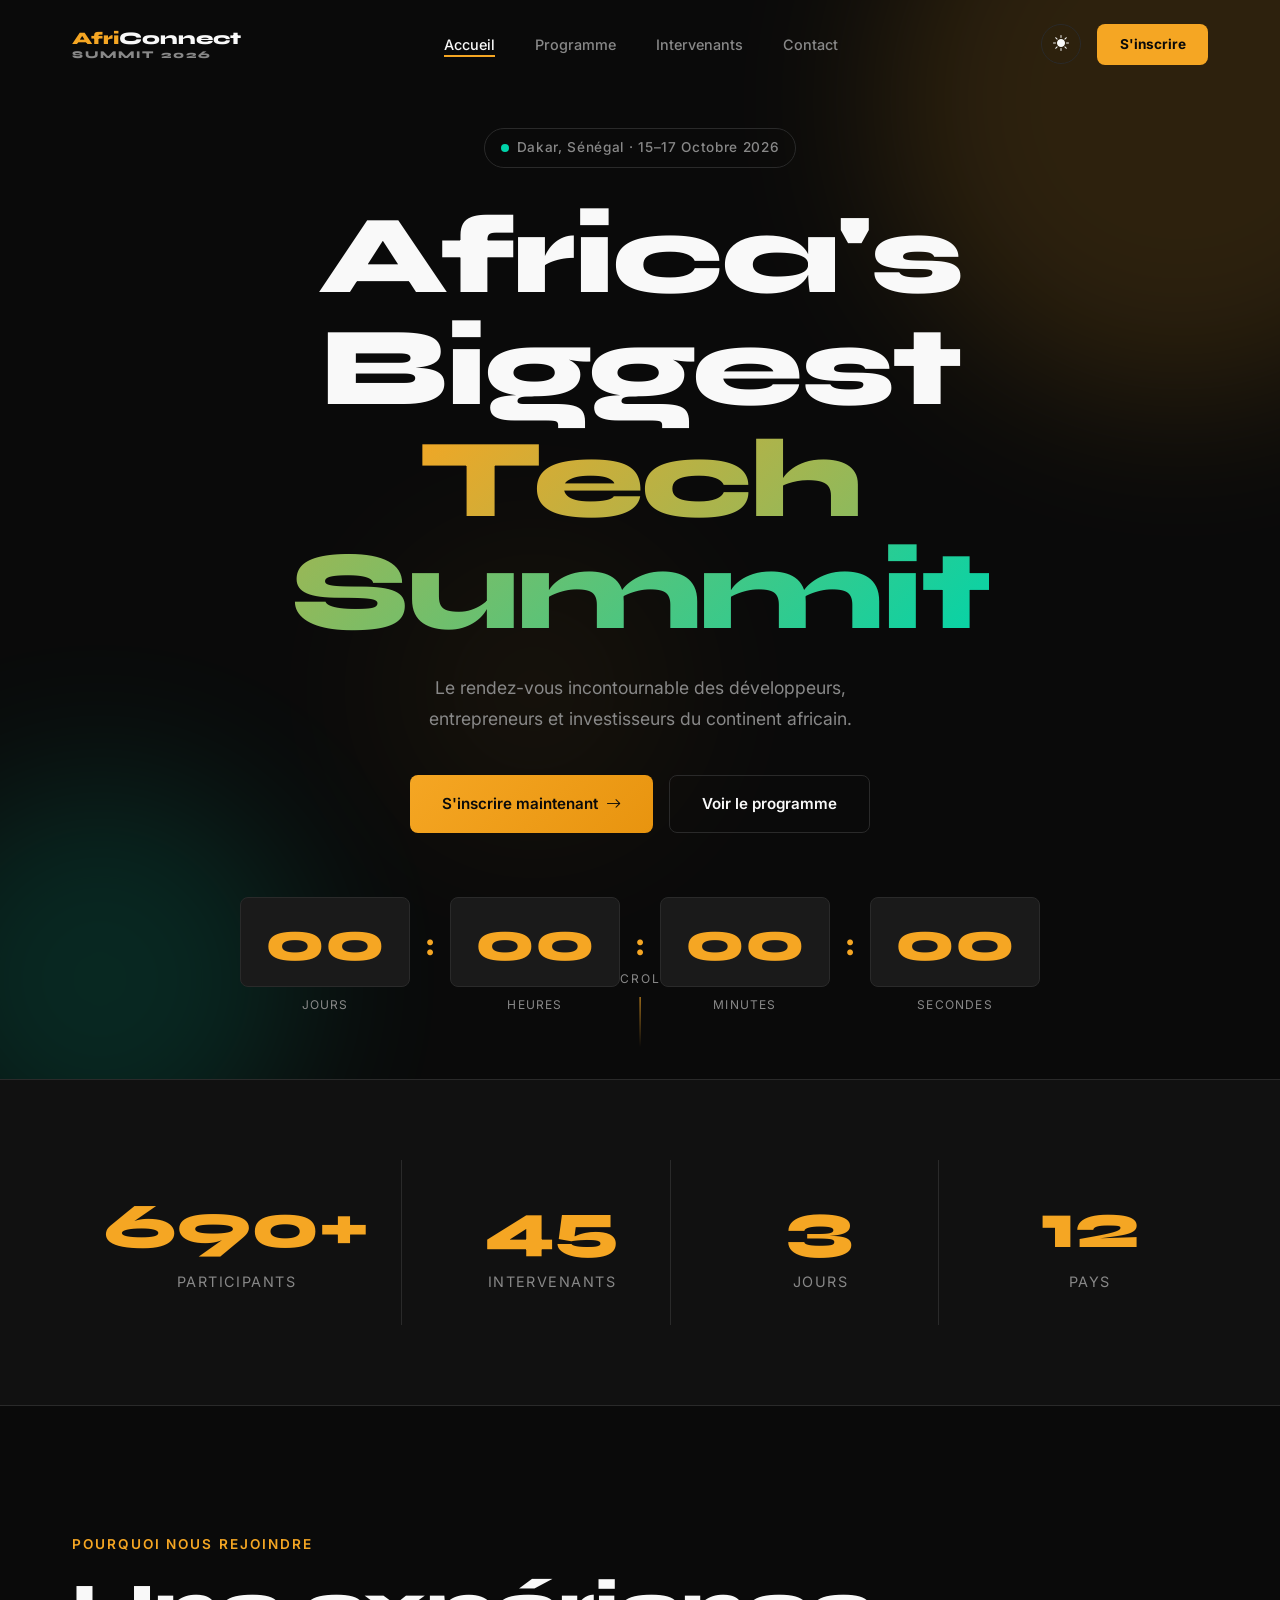
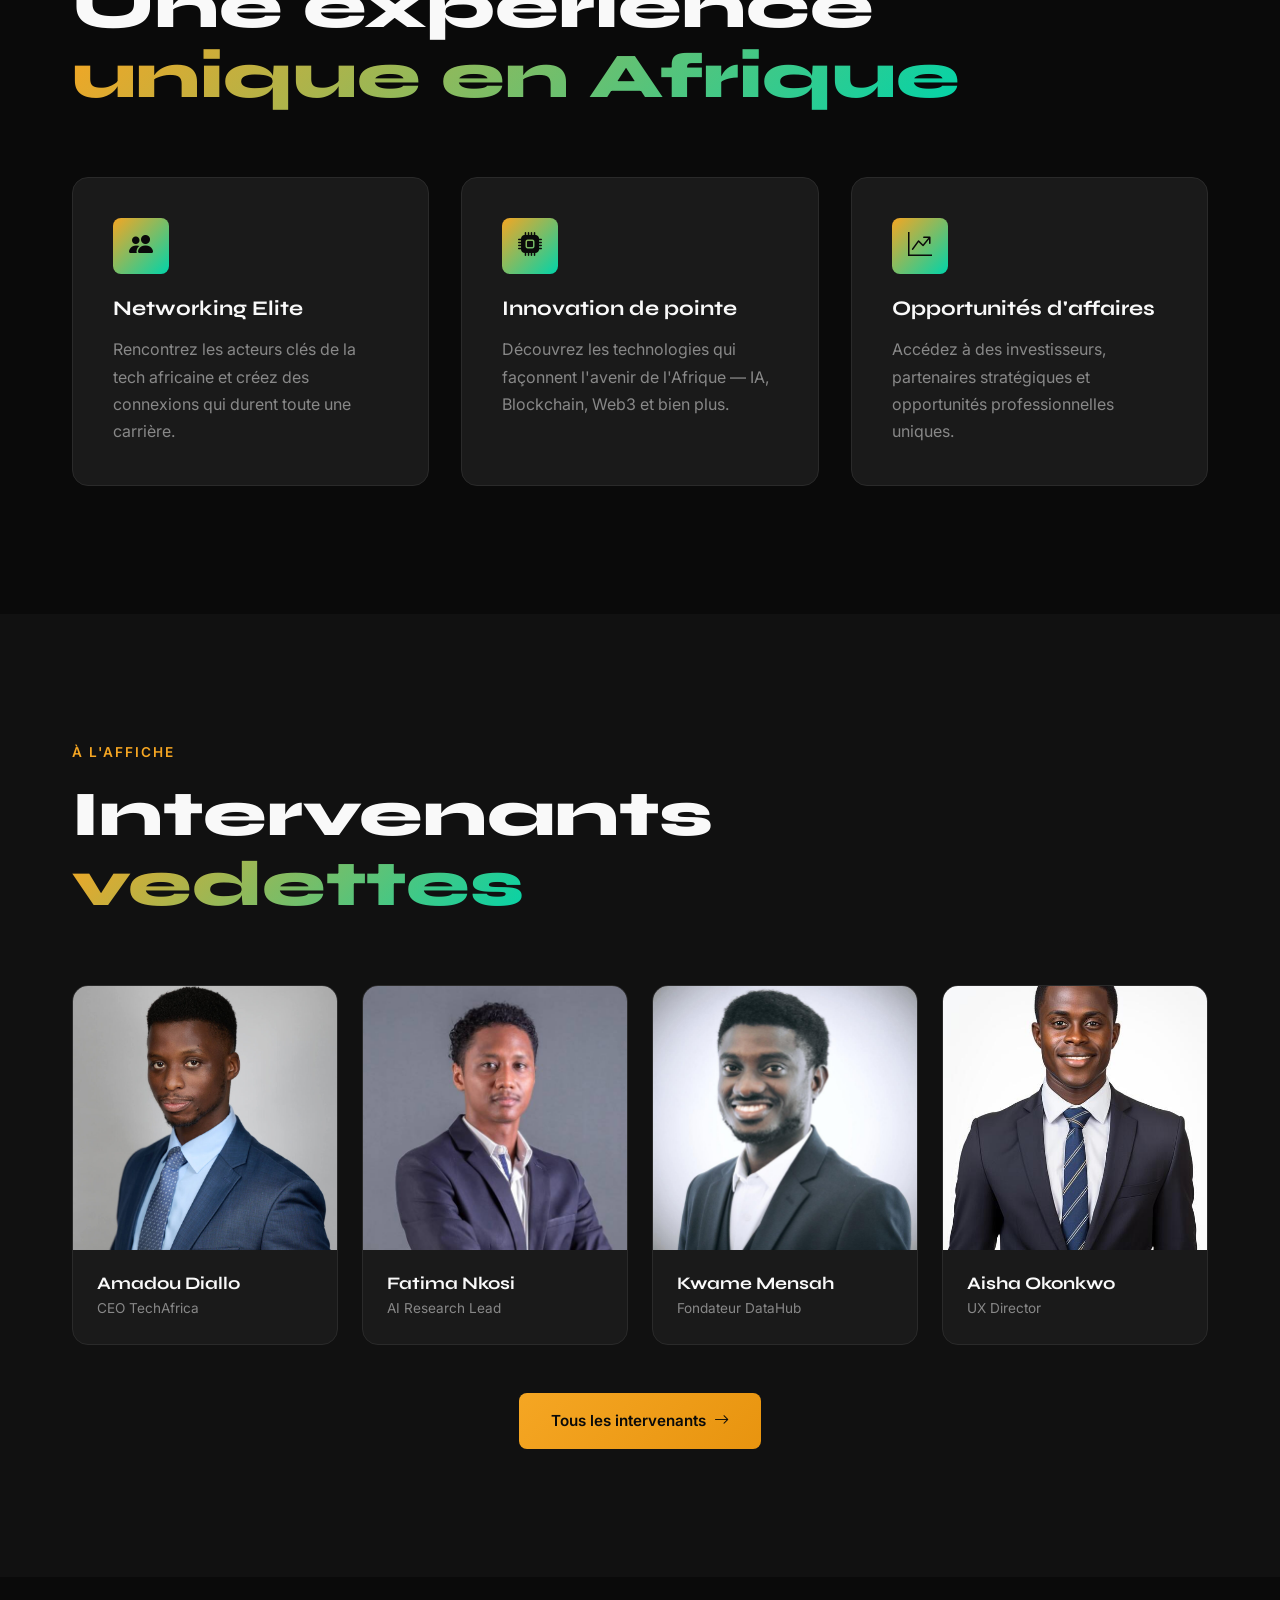
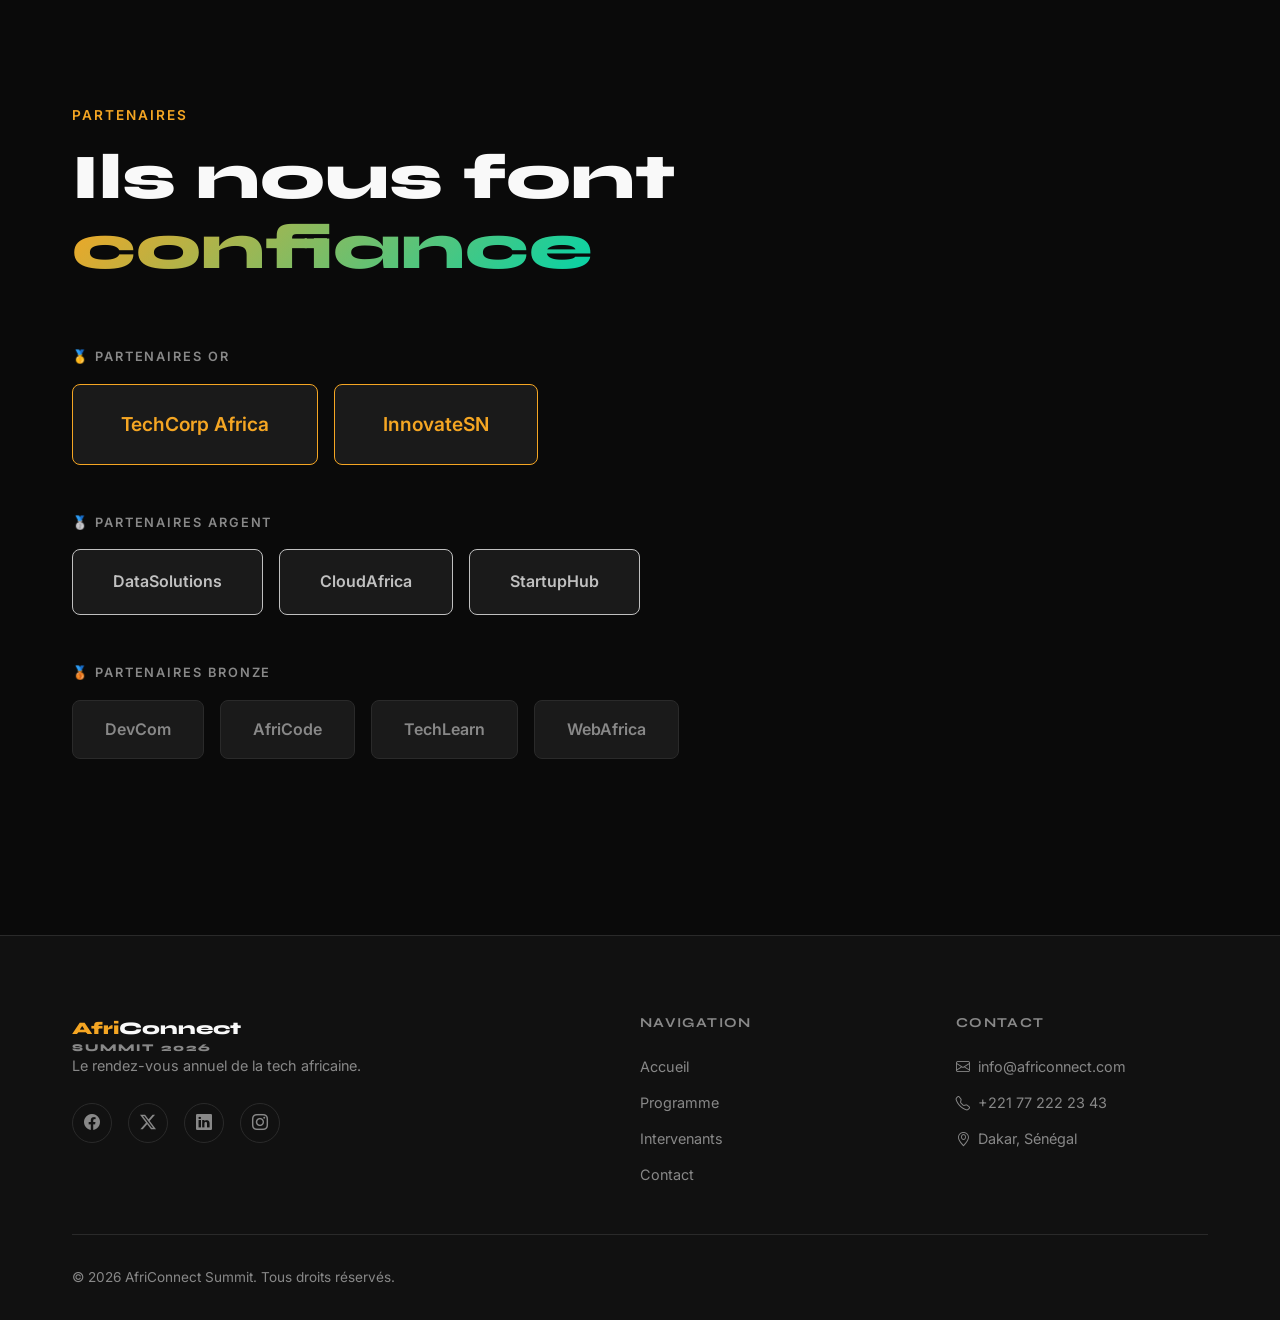
<file: index.html>
<!DOCTYPE html>
<html lang="fr" data-theme="dark">
<head>
    <meta charset="UTF-8">
    <meta name="viewport" content="width=device-width, initial-scale=1.0">
    <title>AfriConnect Summit 2026</title>
    <link rel="stylesheet" href="css/style.css">
    <link rel="stylesheet" href="https://cdn.jsdelivr.net/npm/bootstrap-icons@1.11.0/font/bootstrap-icons.css">
    <link href="https://fonts.googleapis.com/css2?family=Clash+Display:wght@400;600;700&family=Syne:wght@700;800&family=Inter:wght@300;400;500;600&display=swap" rel="stylesheet">
</head>
<body>

    <!-- NAVBAR -->
    <header>
        <nav class="navbar" id="navbar">
            <div class="nav-container">
                <a href="index.html" class="nav-logo">
                    <span class="logo-accent">Afri</span>Connect<br>
                    <small>SUMMIT 2026</small>
                </a>

                <ul class="nav-links" id="nav-links">
                    <li><a href="index.html" class="nav-link active">Accueil</a></li>
                    <li><a href="programme.html" class="nav-link">Programme</a></li>
                    <li><a href="intervenants.html" class="nav-link">Intervenants</a></li>
                    <li><a href="contact.html" class="nav-link">Contact</a></li>
                </ul>

                <div class="nav-actions">
                    <button id="btn-dark" class="btn-theme" aria-label="Toggle dark mode">
                        <i class="bi bi-sun-fill"></i>
                    </button>
                    <a href="contact.html" class="btn-register">S'inscrire</a>
                    <button class="hamburger" id="hamburger" aria-label="Menu">
                        <span></span>
                        <span></span>
                        <span></span>
                    </button>
                </div>
            </div>
        </nav>
    </header>

    <main>

        <!-- HERO -->
        <section class="hero" id="hero">
            <div class="hero-bg">
                <div class="hero-circle c1"></div>
                <div class="hero-circle c2"></div>
                <div class="hero-circle c3"></div>
            </div>
            <div class="hero-content">
                <div class="hero-tag">
                    <span class="dot"></span>
                    Dakar, Sénégal · 15–17 Octobre 2026
                </div>
                <h1 class="hero-title">
                    Africa's Biggest<br>
                    <span class="text-gradient">Tech Summit</span>
                </h1>
                <p class="hero-desc">
                    Le rendez-vous incontournable des développeurs,<br>
                    entrepreneurs et investisseurs du continent africain.
                </p>
                <div class="hero-buttons">
                    <a href="contact.html" class="btn btn-gold">
                        S'inscrire maintenant
                        <i class="bi bi-arrow-right"></i>
                    </a>
                    <a href="programme.html" class="btn btn-ghost">
                        Voir le programme
                    </a>
                </div>

                <!-- COMPTE A REBOURS -->
                <div class="countdown">
                    <div class="countdown-item">
                        <div class="countdown-number" id="days">00</div>
                        <div class="countdown-label">Jours</div>
                    </div>
                    <div class="countdown-sep">:</div>
                    <div class="countdown-item">
                        <div class="countdown-number" id="hours">00</div>
                        <div class="countdown-label">Heures</div>
                    </div>
                    <div class="countdown-sep">:</div>
                    <div class="countdown-item">
                        <div class="countdown-number" id="minutes">00</div>
                        <div class="countdown-label">Minutes</div>
                    </div>
                    <div class="countdown-sep">:</div>
                    <div class="countdown-item">
                        <div class="countdown-number" id="seconds">00</div>
                        <div class="countdown-label">Secondes</div>
                    </div>
                </div>
            </div>

            <div class="hero-scroll">
                <span>Scroll</span>
                <div class="scroll-line"></div>
            </div>
        </section>

        <!-- CHIFFRES CLES -->
        <section class="chiffres fade-in">
            <div class="container">
                <div class="chiffres-grid">
                    <div class="chiffre-item">
                        <h3><span class="counter" data-target="1200">0</span>+</h3>
                        <p>Participants</p>
                    </div>
                    <div class="chiffre-item">
                        <h3><span class="counter" data-target="48">0</span></h3>
                        <p>Intervenants</p>
                    </div>
                    <div class="chiffre-item">
                        <h3><span class="counter" data-target="3">0</span></h3>
                        <p>Jours</p>
                    </div>
                    <div class="chiffre-item">
                        <h3><span class="counter" data-target="12">0</span></h3>
                        <p>Pays</p>
                    </div>
                </div>
            </div>
        </section>

        <!-- POURQUOI PARTICIPER -->
        <section class="pourquoi fade-in">
            <div class="container">
                <div class="section-header">
                    <span class="section-tag">Pourquoi nous rejoindre</span>
                    <h2>Une expérience<br><span class="text-gradient">unique en Afrique</span></h2>
                </div>
                <div class="pourquoi-flex">
                    <div class="pourquoi-card">
                        <div class="pourquoi-icon">
                            <i class="bi bi-people-fill"></i>
                        </div>
                        <h3>Networking Elite</h3>
                        <p>Rencontrez les acteurs clés de la tech africaine et créez des connexions qui durent toute une carrière.</p>
                    </div>
                    <div class="pourquoi-card">
                        <div class="pourquoi-icon">
                            <i class="bi bi-cpu-fill"></i>
                        </div>
                        <h3>Innovation de pointe</h3>
                        <p>Découvrez les technologies qui façonnent l'avenir de l'Afrique — IA, Blockchain, Web3 et bien plus.</p>
                    </div>
                    <div class="pourquoi-card">
                        <div class="pourquoi-icon">
                            <i class="bi bi-graph-up-arrow"></i>
                        </div>
                        <h3>Opportunités d'affaires</h3>
                        <p>Accédez à des investisseurs, partenaires stratégiques et opportunités professionnelles uniques.</p>
                    </div>
                </div>
            </div>
        </section>

        <!-- INTERVENANTS VEDETTES -->
        <section class="speakers-section fade-in">
            <div class="container">
                <div class="section-header">
                    <span class="section-tag">À l'affiche</span>
                    <h2>Intervenants<br><span class="text-gradient">vedettes</span></h2>
                </div>
                <div class="speakers-grid">
                    <div class="speaker-card">
                        <div class="speaker-img-wrap">
                            <img src="images/intervenant1.jpg" alt="Photo de Amadou Diallo">
                            <div class="speaker-overlay">
                                <span class="pays-badge">🇸🇳 Sénégal</span>
                            </div>
                        </div>
                        <div class="speaker-info">
                            <h3>Amadou Diallo</h3>
                            <p>CEO TechAfrica</p>
                        </div>
                    </div>
                    <div class="speaker-card">
                        <div class="speaker-img-wrap">
                            <img src="images/intervenant2.jpg" alt="Photo de Fatima Nkosi">
                            <div class="speaker-overlay">
                                <span class="pays-badge">🇿🇦 Afrique du Sud</span>
                            </div>
                        </div>
                        <div class="speaker-info">
                            <h3>Fatima Nkosi</h3>
                            <p>AI Research Lead</p>
                        </div>
                    </div>
                    <div class="speaker-card">
                        <div class="speaker-img-wrap">
                            <img src="images/intervenant3.jpg" alt="Photo de Kwame Mensah">
                            <div class="speaker-overlay">
                                <span class="pays-badge">🇬🇭 Ghana</span>
                            </div>
                        </div>
                        <div class="speaker-info">
                            <h3>Kwame Mensah</h3>
                            <p>Fondateur DataHub</p>
                        </div>
                    </div>
                    <div class="speaker-card">
                        <div class="speaker-img-wrap">
                            <img src="images/intervenant4.jpg" alt="Photo de Aisha Okonkwo">
                            <div class="speaker-overlay">
                                <span class="pays-badge">🇳🇬 Nigeria</span>
                            </div>
                        </div>
                        <div class="speaker-info">
                            <h3>Aisha Okonkwo</h3>
                            <p>UX Director</p>
                        </div>
                    </div>
                </div>
                <div class="section-cta">
                    <a href="intervenants.html" class="btn btn-gold">
                        Tous les intervenants
                        <i class="bi bi-arrow-right"></i>
                    </a>
                </div>
            </div>
        </section>

        <!-- SPONSORS -->
        <section class="sponsors fade-in">
            <div class="container">
                <div class="section-header">
                    <span class="section-tag">Partenaires</span>
                    <h2>Ils nous font<br><span class="text-gradient">confiance</span></h2>
                </div>
                <div class="sponsors-tier">
                    <p class="tier-label">🥇 Partenaires Or</p>
                    <div class="sponsors-row tier-or">
                        <div class="sponsor-badge">TechCorp Africa</div>
                        <div class="sponsor-badge">InnovateSN</div>
                    </div>
                </div>
                <div class="sponsors-tier">
                    <p class="tier-label">🥈 Partenaires Argent</p>
                    <div class="sponsors-row tier-argent">
                        <div class="sponsor-badge">DataSolutions</div>
                        <div class="sponsor-badge">CloudAfrica</div>
                        <div class="sponsor-badge">StartupHub</div>
                    </div>
                </div>
                <div class="sponsors-tier">
                    <p class="tier-label">🥉 Partenaires Bronze</p>
                    <div class="sponsors-row tier-bronze">
                        <div class="sponsor-badge">DevCom</div>
                        <div class="sponsor-badge">AfriCode</div>
                        <div class="sponsor-badge">TechLearn</div>
                        <div class="sponsor-badge">WebAfrica</div>
                    </div>
                </div>
            </div>
        </section>

    </main>

    <!-- FOOTER -->
    <footer>
        <div class="container">
            <div class="footer-grid">
                <div class="footer-col">
                    <a href="index.html" class="nav-logo">
                        <span class="logo-accent">Afri</span>Connect<br>
                        <small>SUMMIT 2026</small>
                    </a>
                    <p>Le rendez-vous annuel de la tech africaine.</p>
                    <div class="social-links">
                        <a href="https://Facebook.com" aria-label="Facebook"><i class="bi bi-facebook"></i></a>
                        <a href="https://Twitter.com" aria-label="Twitter"><i class="bi bi-twitter-x"></i></a>
                        <a href="https://LinkedIn.com" aria-label="LinkedIn"><i class="bi bi-linkedin"></i></a>
                        <a href="https://Instagram.com" aria-label="Instagram"><i class="bi bi-instagram"></i></a>
                    </div>
                </div>
                <div class="footer-col">
                    <h4>Navigation</h4>
                    <ul>
                        <li><a href="index.html">Accueil</a></li>
                        <li><a href="programme.html">Programme</a></li>
                        <li><a href="intervenants.html">Intervenants</a></li>
                        <li><a href="contact.html">Contact</a></li>
                    </ul>
                </div>
                <div class="footer-col">
                    <h4>Contact</h4>
                    <ul>
                        <li><i class="bi bi-envelope"></i> info@africonnect.com</li>
                        <li><i class="bi bi-telephone"></i> +221 77 222 23 43</li>
                        <li><i class="bi bi-geo-alt"></i> Dakar, Sénégal</li>
                    </ul>
                </div>
            </div>
            <div class="footer-bottom">
                <p>© <span id="year"></span> AfriConnect Summit. Tous droits réservés.</p>
                <button id="btn-top" aria-label="Retour en haut">
                    <i class="bi bi-arrow-up"></i>
                </button>
            </div>
        </div>
    </footer>

    <script src="js/main.js"></script>
</body>
</html>
</file>
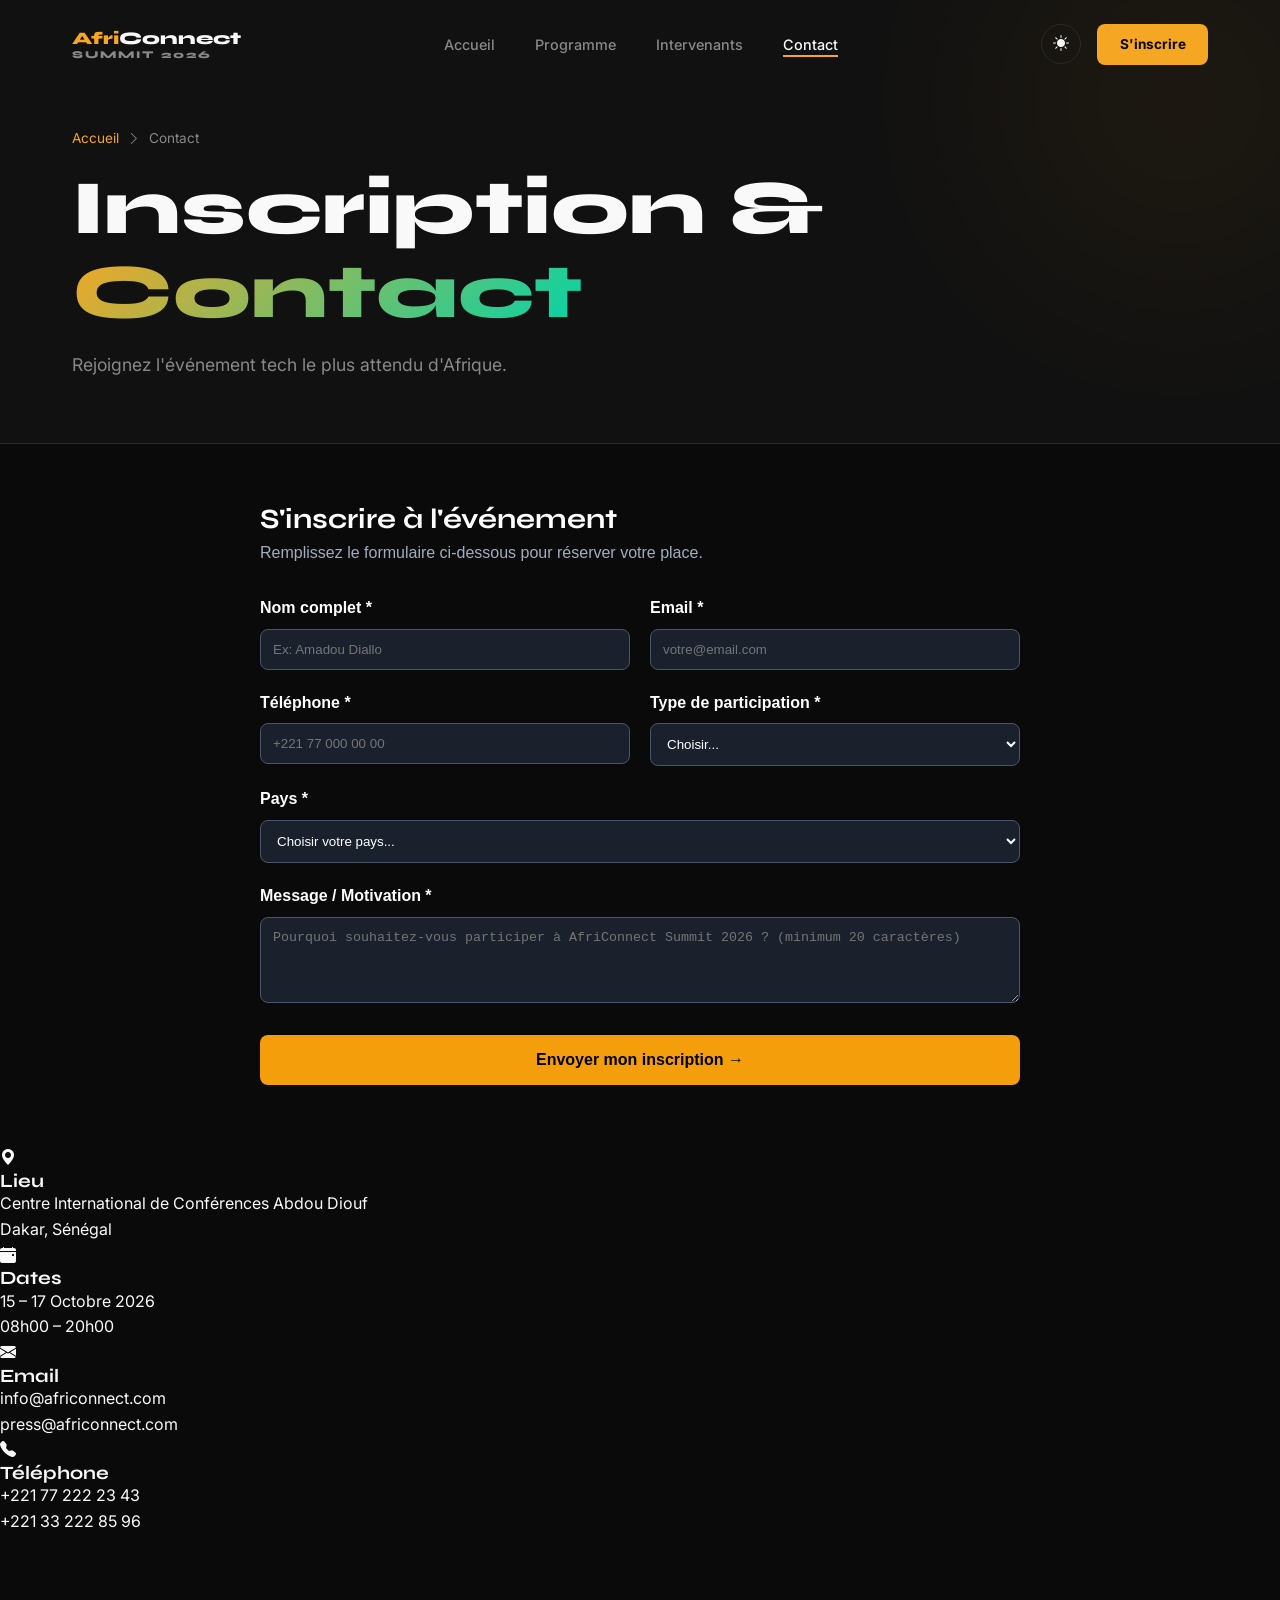
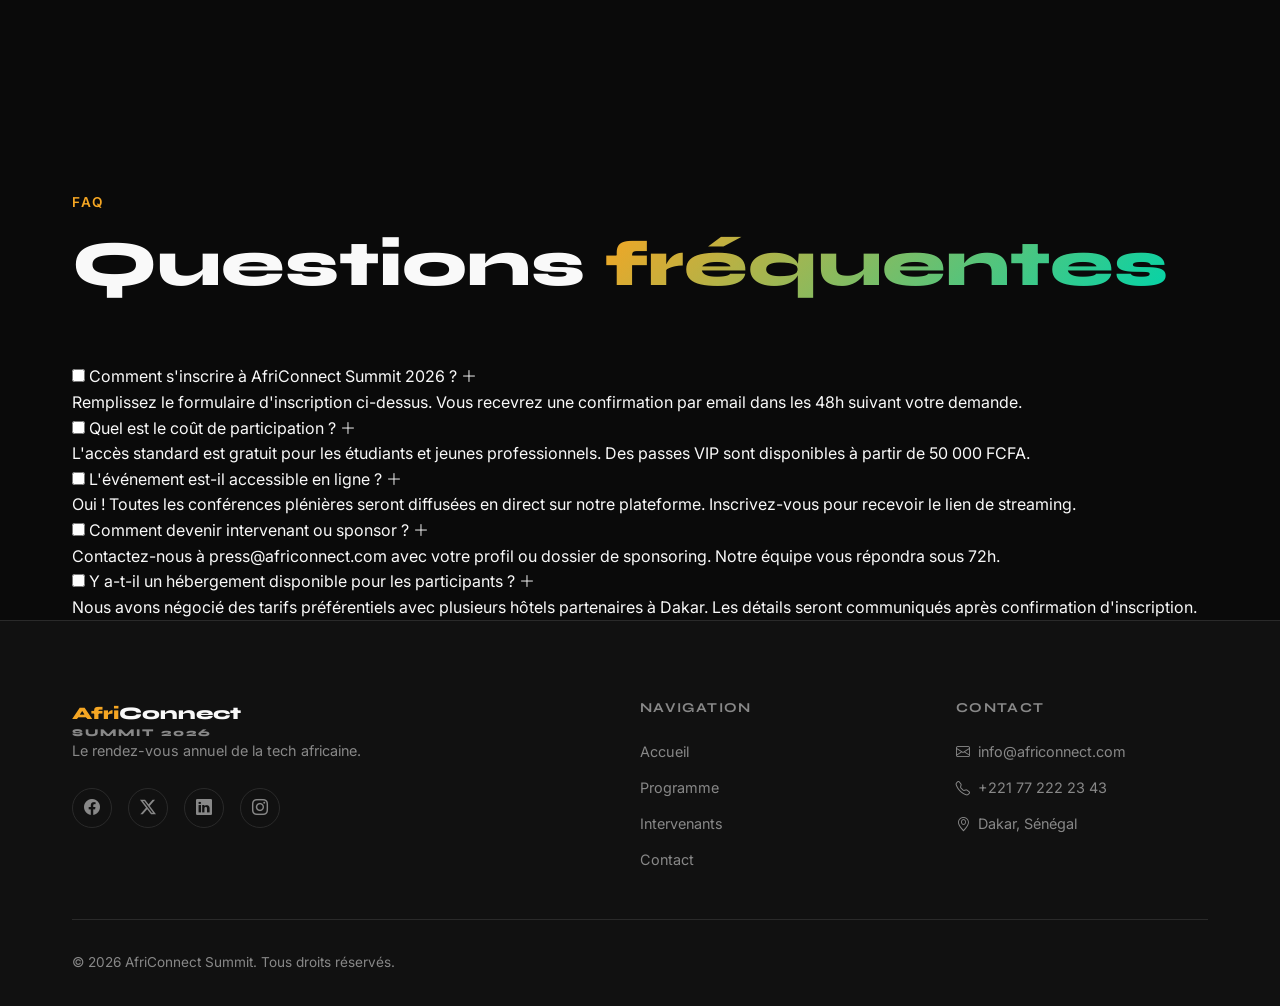
<file: contact.html>
<!DOCTYPE html>
<html lang="fr" data-theme="dark">
<head>
    <meta charset="UTF-8">
    <meta name="viewport" content="width=device-width, initial-scale=1.0">
    <title>Contact — AfriConnect Summit 2026</title>
    <link rel="stylesheet" href="css/style.css">
    <link rel="stylesheet" href="https://cdn.jsdelivr.net/npm/bootstrap-icons@1.11.0/font/bootstrap-icons.css">
    <link href="https://fonts.googleapis.com/css2?family=Syne:wght@700;800&family=Inter:wght@300;400;500;600&display=swap" rel="stylesheet">
</head>
<body>

    <!-- NAVBAR -->
    <header>
        <nav class="navbar" id="navbar">
            <div class="nav-container">
                <a href="index.html" class="nav-logo">
                    <span class="logo-accent">Afri</span>Connect<br>
                    <small>SUMMIT 2026</small>
                </a>
                <ul class="nav-links" id="nav-links">
                    <li><a href="index.html" class="nav-link">Accueil</a></li>
                    <li><a href="programme.html" class="nav-link">Programme</a></li>
                    <li><a href="intervenants.html" class="nav-link">Intervenants</a></li>
                    <li><a href="contact.html" class="nav-link active">Contact</a></li>
                </ul>
                <div class="nav-actions">
                    <button id="btn-dark" class="btn-theme" aria-label="Toggle dark mode">
                        <i class="bi bi-sun-fill"></i>
                    </button>
                    <a href="contact.html" class="btn-register">S'inscrire</a>
                    <button class="hamburger" id="hamburger" aria-label="Menu">
                        <span></span><span></span><span></span>
                    </button>
                </div>
            </div>
        </nav>
    </header>

    <main>

        <!-- HERO INTERNE -->
        <section class="hero-interne">
            <div class="container">
                <nav class="breadcrumb" aria-label="Fil d'ariane">
                    <a href="index.html">Accueil</a>
                    <i class="bi bi-chevron-right"></i>
                    <span>Contact</span>
                </nav>
                <h1>Inscription & <span class="text-gradient">Contact</span></h1>
                <p style="color: var(--color-text-muted); margin-top: 1rem; font-size: 1.1rem;">
                    Rejoignez l'événement tech le plus attendu d'Afrique.
                </p>
            </div>
        </section>

        <!-- FORMULAIRE + INFOS -->
        <section class="contact-section fade-in">
           <!-- SECTION FORMULAIRE SEULE (STYLE INLINE FORCÉ) -->
            <div style="max-width: 800px; margin: 40px auto; padding: 20px; font-family: sans-serif; color: #ffffff;">
                <h2 style="font-size: 28px; font-weight: bold; margin-bottom: 5px; color: #ffffff;">S'inscrire à l'événement</h2>
                 <p style="color: #a0aec0; margin-bottom: 30px;">Remplissez le formulaire ci-dessous pour réserver votre place.</p>

                 <form id="contactForm">
                     <!-- Ligne 1 : Nom et Email -->
                     <div style="display: flex; gap: 20px; flex-wrap: wrap; margin-bottom: 20px;">
                         <div style="flex: 1; min-width: 280px;">
                            <label style="display: block; margin-bottom: 8px; font-weight: 600; color: #ffffff;">Nom complet *</label>
                            <input type="text" placeholder="Ex: Amadou Diallo" required style="width: 100%; padding: 12px; border-radius: 8px; border: 1px solid #4a5568; background-color: #1a202c; color: #ffffff; box-sizing: border-box;">
                         </div>
                         <div style="flex: 1; min-width: 280px;">
                            <label style="display: block; margin-bottom: 8px; font-weight: 600; color: #ffffff;">Email *</label>
                            <input type="email" placeholder="votre@email.com" required style="width: 100%; padding: 12px; border-radius: 8px; border: 1px solid #4a5568; background-color: #1a202c; color: #ffffff; box-sizing: border-box;">
                         </div>
                     </div>

                        <!-- Ligne 2 : Téléphone et Type -->
                     <div style="display: flex; gap: 20px; flex-wrap: wrap; margin-bottom: 20px;">
                             <div style="flex: 1; min-width: 280px;">
                                <label style="display: block; margin-bottom: 8px; font-weight: 600; color: #ffffff;">Téléphone *</label>
                                <input type="tel" placeholder="+221 77 000 00 00" required style="width: 100%; padding: 12px; border-radius: 8px; border: 1px solid #4a5568; background-color: #1a202c; color: #ffffff; box-sizing: border-box;">
                             </div>
                            <div style="flex: 1; min-width: 280px;">
                                 <label style="display: block; margin-bottom: 8px; font-weight: 600; color: #ffffff;">Type de participation *</label>
                                 <select required style="width: 100%; padding: 12px; border-radius: 8px; border: 1px solid #4a5568; background-color: #1a202c; color: #ffffff; box-sizing: border-box;">
                                    <option value="" disabled selected>Choisir...</option>
                                    <option value="participant">Participant Standard</option>
                                    <option value="vip">Pass VIP</option>
                                    <option value="presse">Presse</option>
                                 </select>
                            </div>
                        </div>

            <!-- Ligne 3 : Pays -->
                        <div style="margin-bottom: 20px;">
                            <label style="display: block; margin-bottom: 8px; font-weight: 600; color: #ffffff;">Pays *</label>
                            <select required style="width: 100%; padding: 12px; border-radius: 8px; border: 1px solid #4a5568; background-color: #1a202c; color: #ffffff; box-sizing: border-box;">
                                  <option value="" disabled selected>Choisir votre pays...</option>
                                  <option value="SN">Sénégal</option>
                                  <option value="CI">Côte d'Ivoire</option>
                                  <option value="FR">France</option>
                            </select>
                        </div>

                        <!-- Ligne 4 : Message -->
                         <div style="margin-bottom: 25px;">
                             <label style="display: block; margin-bottom: 8px; font-weight: 600; color: #ffffff;">Message / Motivation *</label>
                             <textarea rows="4" placeholder="Pourquoi souhaitez-vous participer à AfriConnect Summit 2026 ? (minimum 20 caractères)" required style="width: 100%; padding: 12px; border-radius: 8px; border: 1px solid #4a5568; background-color: #1a202c; color: #ffffff; box-sizing: border-box; resize: vertical;"></textarea>
                         </div>

                         <!-- Bouton -->
                         <button type="submit" style="width: 100%; padding: 16px; background-color: #f59e0b; color: #000000; font-weight: bold; border: none; border-radius: 8px; font-size: 16px; cursor: pointer;">
                            Envoyer mon inscription &rarr;
                         </button>
                    </form>
            </div>
                <!-- ZONE POUR LE MESSAGE DE CONFIRMATION -->
                    <div id="confirmationMessage" style="display: none; margin-top: 20px; padding: 15px; background-color: #10b981; color: #ffffff; border-radius: 8px; text-align: center; font-weight: bold;">
                         ✅ Votre inscription a bien été envoyée ! Nous vous contacterons très rapidement.
                    </div>
                    <!-- INFOS CONTACT -->
                    <div class="contact-info">
                        <div class="info-card">
                            <div class="info-icon">
                                <i class="bi bi-geo-alt-fill"></i>
                            </div>
                            <h3>Lieu</h3>
                            <p>Centre International de Conférences Abdou Diouf<br>Dakar, Sénégal</p>
                        </div>

                        <div class="info-card">
                            <div class="info-icon">
                                <i class="bi bi-calendar-event-fill"></i>
                            </div>
                            <h3>Dates</h3>
                            <p>15 – 17 Octobre 2026<br>08h00 – 20h00</p>
                        </div>

                        <div class="info-card">
                            <div class="info-icon">
                                <i class="bi bi-envelope-fill"></i>
                            </div>
                            <h3>Email</h3>
                            <p>info@africonnect.com<br>press@africonnect.com</p>
                        </div>

                        <div class="info-card">
                            <div class="info-icon">
                                <i class="bi bi-telephone-fill"></i>
                            </div>
                            <h3>Téléphone</h3>
                            <p>+221 77 222 23 43<br>+221 33 222 85 96</p>
                        </div>

                        <!-- CARTE GOOGLE MAPS -->
                        <div class="maps-wrap">
                            <iframe
                                src="https://www.google.com/maps/embed?pb=!1m18!1m12!1m3!1d3859.4!2d-17.4677!3d14.7645!2m3!1f0!2f0!3f0!3m2!1i1024!2i768!4f13.1!3m3!1m2!1s0x0%3A0x0!2zMTTCsDQ1JzUyLjIiTiAxN8KwMjgnMDMuNyJX!5e0!3m2!1sfr!2ssn!4v1620000000000!5m2!1sfr!2ssn"
                                width="100%"
                                height="250"
                                style="border:0; border-radius: 12px;"
                                allowfullscreen=""
                                loading="lazy"
                                referrerpolicy="no-referrer-when-downgrade"
                                title="Localisation AfriConnect Summit Dakar">
                            </iframe>
                        </div>
                    </div>

                </div>
            </div>
        </section>

        <!-- FAQ CSS PUR -->
        <section class="faq-section fade-in">
            <div class="container">
                <div class="section-header">
                    <span class="section-tag">FAQ</span>
                    <h2>Questions <span class="text-gradient">fréquentes</span></h2>
                </div>

                <div class="faq">

                    <div class="faq-item">
                        <input type="checkbox" id="faq1" class="faq-toggle">
                        <label for="faq1" class="faq-question">
                            Comment s'inscrire à AfriConnect Summit 2026 ?
                            <i class="bi bi-plus-lg"></i>
                        </label>
                        <div class="faq-answer">
                            <p>Remplissez le formulaire d'inscription ci-dessus. Vous recevrez une confirmation par email dans les 48h suivant votre demande.</p>
                        </div>
                    </div>

                    <div class="faq-item">
                        <input type="checkbox" id="faq2" class="faq-toggle">
                        <label for="faq2" class="faq-question">
                            Quel est le coût de participation ?
                            <i class="bi bi-plus-lg"></i>
                        </label>
                        <div class="faq-answer">
                            <p>L'accès standard est gratuit pour les étudiants et jeunes professionnels. Des passes VIP sont disponibles à partir de 50 000 FCFA.</p>
                        </div>
                    </div>

                    <div class="faq-item">
                        <input type="checkbox" id="faq3" class="faq-toggle">
                        <label for="faq3" class="faq-question">
                            L'événement est-il accessible en ligne ?
                            <i class="bi bi-plus-lg"></i>
                        </label>
                        <div class="faq-answer">
                            <p>Oui ! Toutes les conférences plénières seront diffusées en direct sur notre plateforme. Inscrivez-vous pour recevoir le lien de streaming.</p>
                        </div>
                    </div>

                    <div class="faq-item">
                        <input type="checkbox" id="faq4" class="faq-toggle">
                        <label for="faq4" class="faq-question">
                            Comment devenir intervenant ou sponsor ?
                            <i class="bi bi-plus-lg"></i>
                        </label>
                        <div class="faq-answer">
                            <p>Contactez-nous à press@africonnect.com avec votre profil ou dossier de sponsoring. Notre équipe vous répondra sous 72h.</p>
                        </div>
                    </div>

                    <div class="faq-item">
                        <input type="checkbox" id="faq5" class="faq-toggle">
                        <label for="faq5" class="faq-question">
                            Y a-t-il un hébergement disponible pour les participants ?
                            <i class="bi bi-plus-lg"></i>
                        </label>
                        <div class="faq-answer">
                            <p>Nous avons négocié des tarifs préférentiels avec plusieurs hôtels partenaires à Dakar. Les détails seront communiqués après confirmation d'inscription.</p>
                        </div>
                    </div>

                </div>
            </div>
        </section>

    </main>

    <!-- FOOTER -->
    <footer>
        <div class="container">
            <div class="footer-grid">
                <div class="footer-col">
                    <a href="index.html" class="nav-logo">
                        <span class="logo-accent">Afri</span>Connect<br>
                        <small>SUMMIT 2026</small>
                    </a>
                    <p>Le rendez-vous annuel de la tech africaine.</p>
                    <div class="social-links">
                        <a href="https://Facebook.com" aria-label="Facebook"><i class="bi bi-facebook"></i></a>
                        <a href="https://Twitter.com" aria-label="Twitter"><i class="bi bi-twitter-x"></i></a>
                        <a href="https://LinkedIn.com" aria-label="LinkedIn"><i class="bi bi-linkedin"></i></a>
                        <a href="https://Instagram.com" aria-label="Instagram"><i class="bi bi-instagram"></i></a>
                    </div>
                </div>
                <div class="footer-col">
                    <h4>Navigation</h4>
                    <ul>
                        <li><a href="index.html">Accueil</a></li>
                        <li><a href="programme.html">Programme</a></li>
                        <li><a href="intervenants.html">Intervenants</a></li>
                        <li><a href="contact.html">Contact</a></li>
                    </ul>
                </div>
                <div class="footer-col">
                    <h4>Contact</h4>
                    <ul>
                        <li><i class="bi bi-envelope"></i> info@africonnect.com</li>
                        <li><i class="bi bi-telephone"></i> +221 77 222 23 43</li>
                        <li><i class="bi bi-geo-alt"></i> Dakar, Sénégal</li>
                    </ul>
                </div>
            </div>
            <div class="footer-bottom">
                <p>© <span id="year"></span> AfriConnect Summit. Tous droits réservés.</p>
                <button id="btn-top" aria-label="Retour en haut">
                    <i class="bi bi-arrow-up"></i>
                </button>
            </div>
        </div>
    </footer>

    <script src="js/main.js"></script>
    <script>
    document.getElementById('contactForm').addEventListener('submit', function(e) {
        // 1. Empêcher la page de se recharger
        e.preventDefault();

        // 2. Afficher le message de confirmation
        const messageDiv = document.getElementById('confirmationMessage');
        messageDiv.style.display = 'block';

        // 3. Reinitialiser les champs du formulaire
        this.reset();
    });
</script>
</body>
</html>
</file>
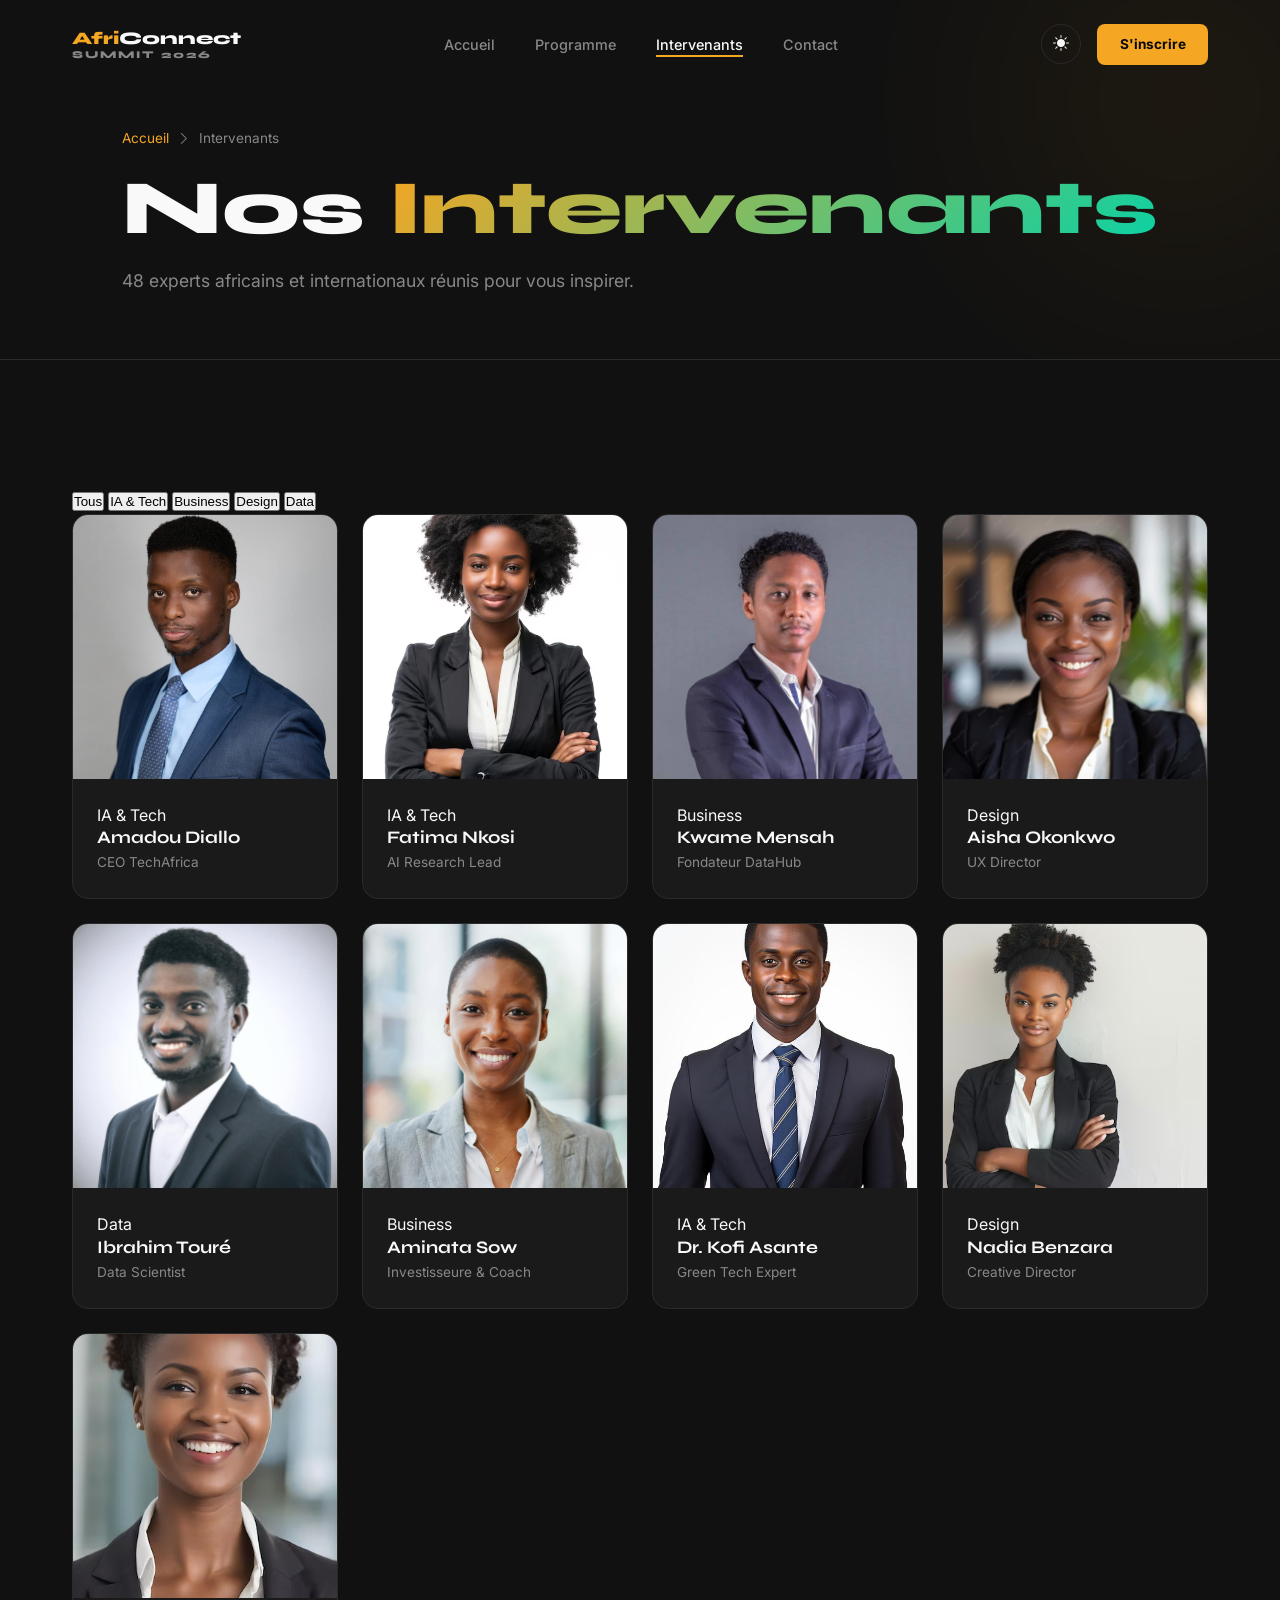
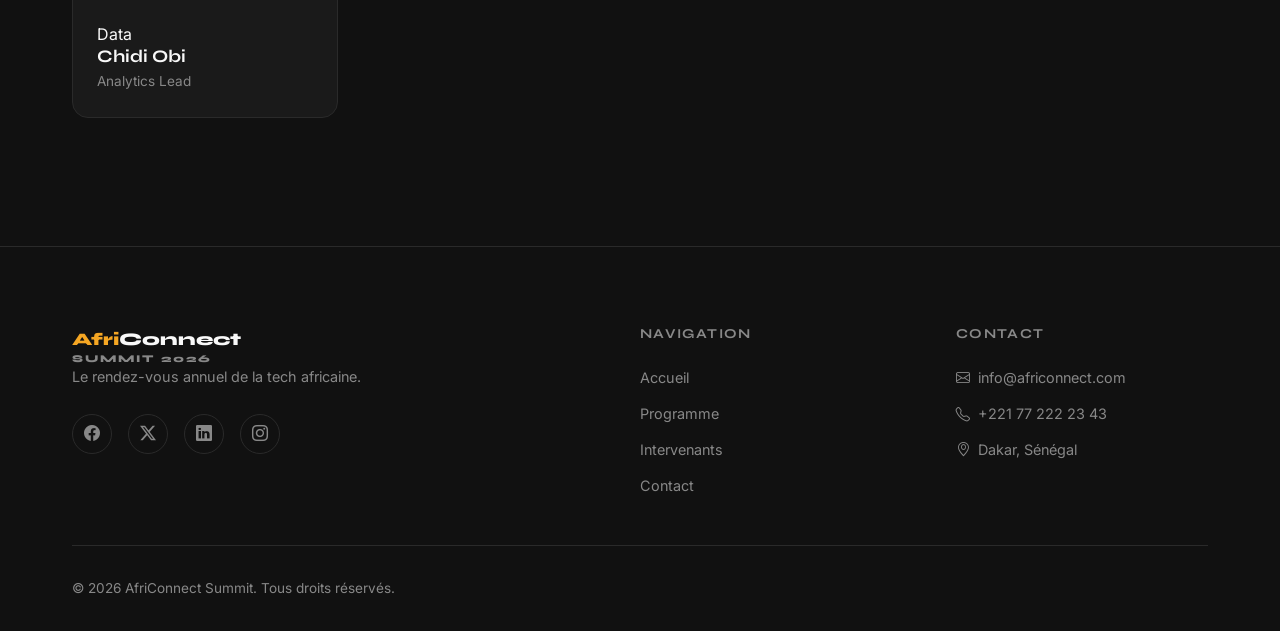
<file: intervenants.html>
<!DOCTYPE html>
<html lang="fr" data-theme="dark">
<head>
    <meta charset="UTF-8">
    <meta name="viewport" content="width=device-width, initial-scale=1.0">
    <title>Intervenants — AfriConnect Summit 2026</title>
    <link rel="stylesheet" href="css/style.css">
    <link rel="stylesheet" href="https://cdn.jsdelivr.net/npm/bootstrap-icons@1.11.0/font/bootstrap-icons.css">
    <link href="https://fonts.googleapis.com/css2?family=Syne:wght@700;800&family=Inter:wght@300;400;500;600&display=swap" rel="stylesheet">
</head>
<body>

    <!-- NAVBAR -->
    <header>
        <nav class="navbar" id="navbar">
            <div class="nav-container">
                <a href="index.html" class="nav-logo">
                    <span class="logo-accent">Afri</span>Connect<br>
                    <small>SUMMIT 2026</small>
                </a>
                <ul class="nav-links" id="nav-links">
                    <li><a href="index.html" class="nav-link">Accueil</a></li>
                    <li><a href="programme.html" class="nav-link">Programme</a></li>
                    <li><a href="intervenants.html" class="nav-link active">Intervenants</a></li>
                    <li><a href="contact.html" class="nav-link">Contact</a></li>
                </ul>
                <div class="nav-actions">
                    <button id="btn-dark" class="btn-theme" aria-label="Toggle dark mode">
                        <i class="bi bi-sun-fill"></i>
                    </button>
                    <a href="contact.html" class="btn-register">S'inscrire</a>
                    <button class="hamburger" id="hamburger" aria-label="Menu">
                        <span></span><span></span><span></span>
                    </button>
                </div>
            </div>
        </nav>
    </header>

    <main>

        <!-- HERO INTERNE -->
        <section class="hero-interne">
            <div class="container">
                <nav class="breadcrumb" aria-label="Fil d'ariane">
                    <a href="index.html">Accueil</a>
                    <i class="bi bi-chevron-right"></i>
                    <span>Intervenants</span>
                </nav>
                <h1>Nos <span class="text-gradient">Intervenants</span></h1>
                <p style="color: var(--color-text-muted); margin-top: 1rem; font-size: 1.1rem;">
                    48 experts africains et internationaux réunis pour vous inspirer.
                </p>
            </div>
        </section>

        <!-- FILTRAGE + GRILLE -->
        <section class="speakers-section fade-in">
            <div class="container">

                <!-- FILTRES -->
                <div class="filtres">
                    <button class="filtre-btn active" data-filtre="tous">Tous</button>
                    <button class="filtre-btn" data-filtre="ia">IA & Tech</button>
                    <button class="filtre-btn" data-filtre="business">Business</button>
                    <button class="filtre-btn" data-filtre="design">Design</button>
                    <button class="filtre-btn" data-filtre="data">Data</button>
                </div>

                <!-- GRILLE -->
                <div class="speakers-grid">

                    <div class="speaker-card" data-theme-tag="ia">
                        <div class="speaker-img-wrap">
                            <img src="images/intervenant1.jpg" alt="Photo de Amadou Diallo">
                            <div class="speaker-overlay">
                                <span class="pays-badge">🇸🇳 Sénégal</span>
                            </div>
                        </div>
                        <div class="speaker-info">
                            <span class="speaker-tag">IA & Tech</span>
                            <h3>Amadou Diallo</h3>
                            <p>CEO TechAfrica</p>
                        </div>
                    </div>

                    <div class="speaker-card" data-theme-tag="ia">
                        <div class="speaker-img-wrap">
                            <img src="images/intervenant6.jpg" alt="Photo de Fatima Nkosi">
                            <div class="speaker-overlay">
                                <span class="pays-badge">🇿🇦 Afrique du Sud</span>
                            </div>
                        </div>
                        <div class="speaker-info">
                            <span class="speaker-tag">IA & Tech</span>
                            <h3>Fatima Nkosi</h3>
                            <p>AI Research Lead</p>
                        </div>
                    </div>

                    <div class="speaker-card" data-theme-tag="business">
                        <div class="speaker-img-wrap">
                            <img src="images/intervenant2.jpg" alt="Photo de Kwame Mensah">
                            <div class="speaker-overlay">
                                <span class="pays-badge">🇬🇭 Ghana</span>
                            </div>
                        </div>
                        <div class="speaker-info">
                            <span class="speaker-tag">Business</span>
                            <h3>Kwame Mensah</h3>
                            <p>Fondateur DataHub</p>
                        </div>
                    </div>

                    <div class="speaker-card" data-theme-tag="design">
                        <div class="speaker-img-wrap">
                            <img src="images/intervenant8.jpg" alt="Photo de Aisha Okonkwo">
                            <div class="speaker-overlay">
                                <span class="pays-badge">🇳🇬 Nigeria</span>
                            </div>
                        </div>
                        <div class="speaker-info">
                            <span class="speaker-tag">Design</span>
                            <h3>Aisha Okonkwo</h3>
                            <p>UX Director</p>
                        </div>
                    </div>

                    <div class="speaker-card" data-theme-tag="data">
                        <div class="speaker-img-wrap">
                            <img src="images/intervenant3.jpg" alt="Photo de Ibrahim Touré">
                            <div class="speaker-overlay">
                                <span class="pays-badge">🇨🇮 Côte d'Ivoire</span>
                            </div>
                        </div>
                        <div class="speaker-info">
                            <span class="speaker-tag">Data</span>
                            <h3>Ibrahim Touré</h3>
                            <p>Data Scientist</p>
                        </div>
                    </div>

                    <div class="speaker-card" data-theme-tag="business">
                        <div class="speaker-img-wrap">
                            <img src="images/intervenant9.jpg" alt="Photo de Aminata Sow">
                            <div class="speaker-overlay">
                                <span class="pays-badge">🇸🇳 Sénégal</span>
                            </div>
                        </div>
                        <div class="speaker-info">
                            <span class="speaker-tag">Business</span>
                            <h3>Aminata Sow</h3>
                            <p>Investisseure & Coach</p>
                        </div>
                    </div>

                    <div class="speaker-card" data-theme-tag="ia">
                        <div class="speaker-img-wrap">
                            <img src="images/intervenant4.jpg" alt="Photo de Dr. Kofi Asante">
                            <div class="speaker-overlay">
                                <span class="pays-badge">🇬🇭 Ghana</span>
                            </div>
                        </div>
                        <div class="speaker-info">
                            <span class="speaker-tag">IA & Tech</span>
                            <h3>Dr. Kofi Asante</h3>
                            <p>Green Tech Expert</p>
                        </div>
                    </div>

                    <div class="speaker-card" data-theme-tag="design">
                        <div class="speaker-img-wrap">
                            <img src="images/intervenant5.avif" alt="Photo de Nadia Benzara">
                            <div class="speaker-overlay">
                                <span class="pays-badge">🇲🇦 Maroc</span>
                            </div>
                        </div>
                        <div class="speaker-info">
                            <span class="speaker-tag">Design</span>
                            <h3>Nadia Benzara</h3>
                            <p>Creative Director</p>
                        </div>
                    </div>

                    <div class="speaker-card" data-theme-tag="data">
                        <div class="speaker-img-wrap">
                            <img src="images/intervenant7.jpg" alt="Photo de Chidi Obi">
                            <div class="speaker-overlay">
                                <span class="pays-badge">🇳🇬 Nigeria</span>
                            </div>
                        </div>
                        <div class="speaker-info">
                            <span class="speaker-tag">Data</span>
                            <h3>Chidi Obi</h3>
                            <p>Analytics Lead</p>
                        </div>
                    </div>

                </div>
            </div>
        </section>

    </main>

    <!-- FOOTER -->
    <footer>
        <div class="container">
            <div class="footer-grid">
                <div class="footer-col">
                    <a href="index.html" class="nav-logo">
                        <span class="logo-accent">Afri</span>Connect<br>
                        <small>SUMMIT 2026</small>
                    </a>
                    <p>Le rendez-vous annuel de la tech africaine.</p>
                    <div class="social-links">
                        <a href="https://Facebook.com" aria-label="Facebook"><i class="bi bi-facebook"></i></a>
                        <a href="https://Twitter.com" aria-label="Twitter"><i class="bi bi-twitter-x"></i></a>
                        <a href="https://LinkedIn.com" aria-label="LinkedIn"><i class="bi bi-linkedin"></i></a>
                        <a href="https://Instagram.com" aria-label="Instagram"><i class="bi bi-instagram"></i></a>
                    </div>
                </div>
                <div class="footer-col">
                    <h4>Navigation</h4>
                    <ul>
                        <li><a href="index.html">Accueil</a></li>
                        <li><a href="programme.html">Programme</a></li>
                        <li><a href="intervenants.html">Intervenants</a></li>
                        <li><a href="contact.html">Contact</a></li>
                    </ul>
                </div>
                <div class="footer-col">
                    <h4>Contact</h4>
                    <ul>
                        <li><i class="bi bi-envelope"></i> info@africonnect.com</li>
                        <li><i class="bi bi-telephone"></i> +221 77 222 23 43</li>
                        <li><i class="bi bi-geo-alt"></i> Dakar, Sénégal</li>
                    </ul>
                </div>
            </div>
            <div class="footer-bottom">
                <p>© <span id="year"></span> AfriConnect Summit. Tous droits réservés.</p>
                <button id="btn-top" aria-label="Retour en haut">
                    <i class="bi bi-arrow-up"></i>
                </button>
            </div>
        </div>
    </footer>

    <script src="js/main.js"></script>
</body>
</html>
</file>
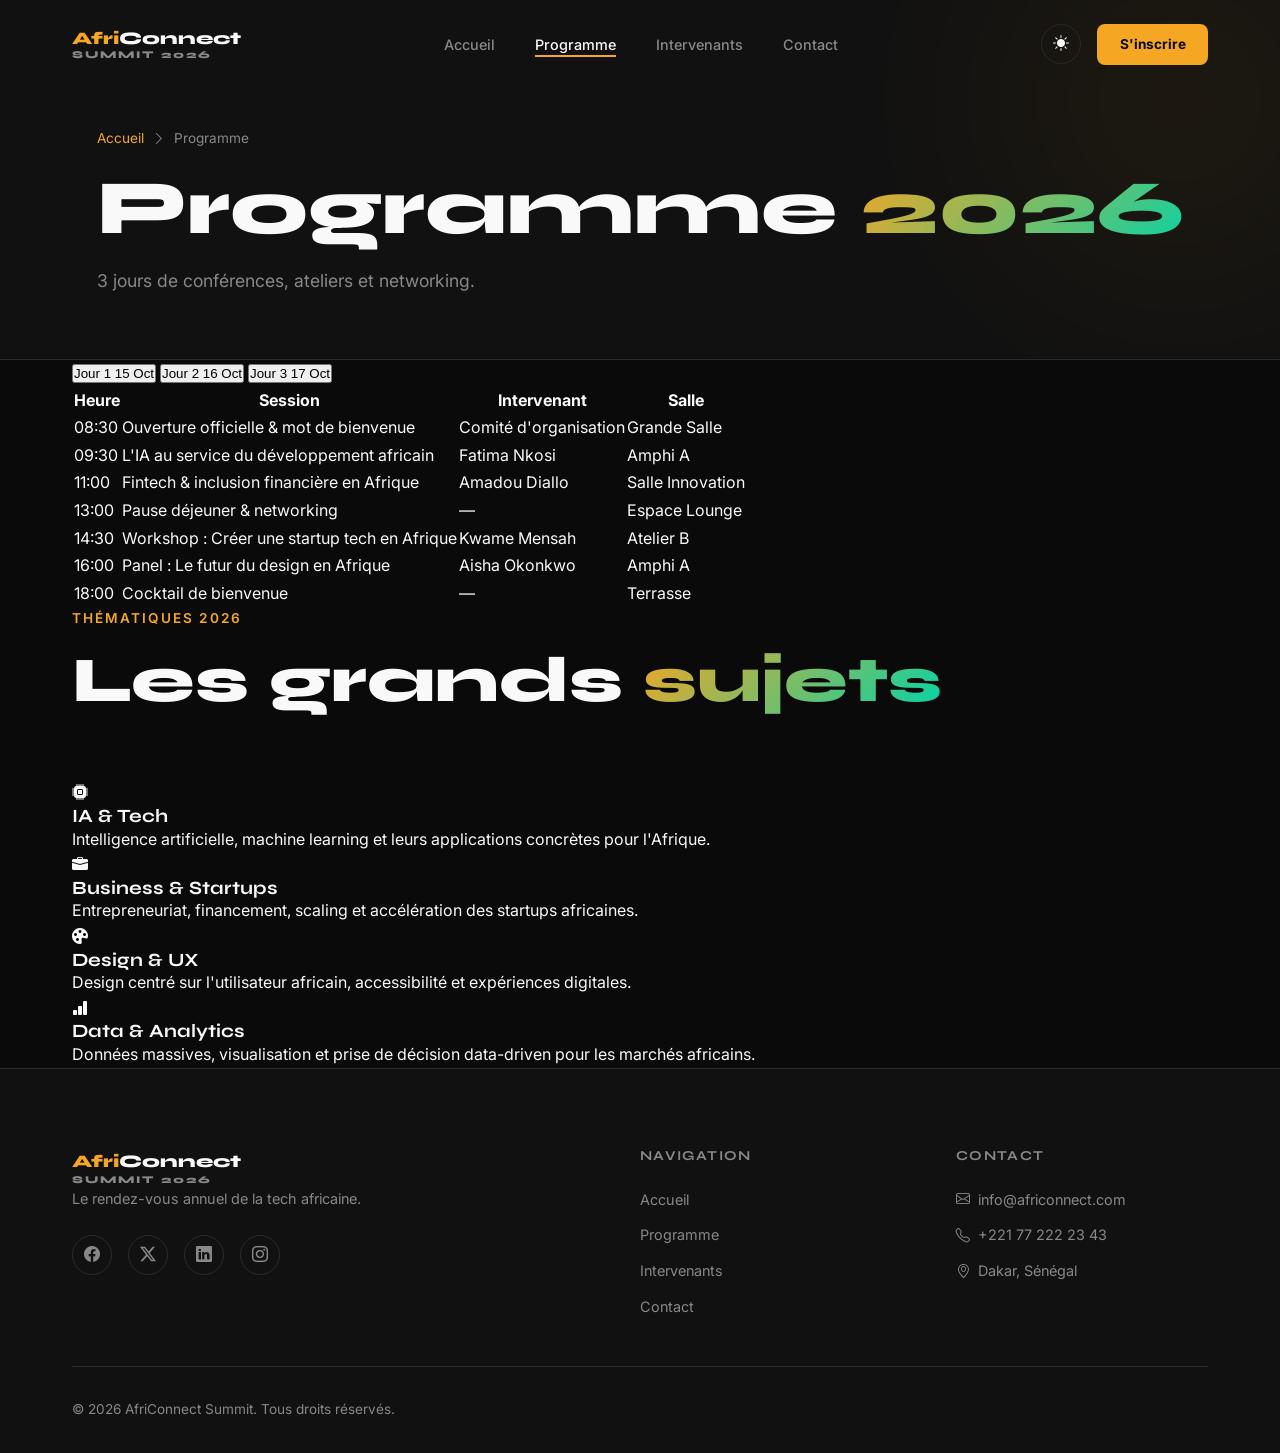
<file: programme.html>
<!DOCTYPE html>
<html lang="fr" data-theme="dark">
<head>
    <meta charset="UTF-8">
    <meta name="viewport" content="width=device-width, initial-scale=1.0">
    <title>Programme — AfriConnect Summit 2026</title>
    <link rel="stylesheet" href="css/style.css">
    <link rel="stylesheet" href="https://cdn.jsdelivr.net/npm/bootstrap-icons@1.11.0/font/bootstrap-icons.css">
    <link href="https://fonts.googleapis.com/css2?family=Syne:wght@700;800&family=Inter:wght@300;400;500;600&display=swap" rel="stylesheet">
</head>
<body>

    <!-- NAVBAR -->
    <header>
        <nav class="navbar" id="navbar">
            <div class="nav-container">
                <a href="index.html" class="nav-logo">
                    <span class="logo-accent">Afri</span>Connect<br>
                    <small>SUMMIT 2026</small>
                </a>
                <ul class="nav-links" id="nav-links">
                    <li><a href="index.html" class="nav-link">Accueil</a></li>
                    <li><a href="programme.html" class="nav-link active">Programme</a></li>
                    <li><a href="intervenants.html" class="nav-link">Intervenants</a></li>
                    <li><a href="contact.html" class="nav-link">Contact</a></li>
                </ul>
                <div class="nav-actions">
                    <button id="btn-dark" class="btn-theme" aria-label="Toggle dark mode">
                        <i class="bi bi-sun-fill"></i>
                    </button>
                    <a href="contact.html" class="btn-register">S'inscrire</a>
                    <button class="hamburger" id="hamburger" aria-label="Menu">
                        <span></span><span></span><span></span>
                    </button>
                </div>
            </div>
        </nav>
    </header>

    <main>

        <!-- HERO INTERNE -->
        <section class="hero-interne">
            <div class="container">
                <nav class="breadcrumb" aria-label="Fil d'ariane">
                    <a href="index.html">Accueil</a>
                    <i class="bi bi-chevron-right"></i>
                    <span>Programme</span>
                </nav>
                <h1>Programme <span class="text-gradient">2026</span></h1>
                <p style="color: var(--color-text-muted); margin-top: 1rem; font-size: 1.1rem;">
                    3 jours de conférences, ateliers et networking.
                </p>
            </div>
        </section>

        <!-- ONGLETS -->
        <section class="programme-section fade-in">
            <div class="container">
                <div class="tabs">
                    <button class="tab-btn active" data-tab="jour1">
                        <span class="tab-day">Jour 1</span>
                        <span class="tab-date">15 Oct</span>
                    </button>
                    <button class="tab-btn" data-tab="jour2">
                        <span class="tab-day">Jour 2</span>
                        <span class="tab-date">16 Oct</span>
                    </button>
                    <button class="tab-btn" data-tab="jour3">
                        <span class="tab-day">Jour 3</span>
                        <span class="tab-date">17 Oct</span>
                    </button>
                </div>

                <!-- JOUR 1 -->
                <div class="tab-content active" id="jour1">
                    <table class="programme-table">
                        <thead>
                            <tr>
                                <th>Heure</th>
                                <th>Session</th>
                                <th>Intervenant</th>
                                <th>Salle</th>
                            </tr>
                        </thead>
                        <tbody>
                            <tr>
                                <td>08:30</td>
                                <td>Ouverture officielle & mot de bienvenue</td>
                                <td>Comité d'organisation</td>
                                <td>Grande Salle</td>
                            </tr>
                            <tr>
                                <td>09:30</td>
                                <td>L'IA au service du développement africain</td>
                                <td>Fatima Nkosi</td>
                                <td>Amphi A</td>
                            </tr>
                            <tr>
                                <td>11:00</td>
                                <td>Fintech & inclusion financière en Afrique</td>
                                <td>Amadou Diallo</td>
                                <td>Salle Innovation</td>
                            </tr>
                            <tr>
                                <td>13:00</td>
                                <td>Pause déjeuner & networking</td>
                                <td>—</td>
                                <td>Espace Lounge</td>
                            </tr>
                            <tr>
                                <td>14:30</td>
                                <td>Workshop : Créer une startup tech en Afrique</td>
                                <td>Kwame Mensah</td>
                                <td>Atelier B</td>
                            </tr>
                            <tr>
                                <td>16:00</td>
                                <td>Panel : Le futur du design en Afrique</td>
                                <td>Aisha Okonkwo</td>
                                <td>Amphi A</td>
                            </tr>
                            <tr>
                                <td>18:00</td>
                                <td>Cocktail de bienvenue</td>
                                <td>—</td>
                                <td>Terrasse</td>
                            </tr>
                        </tbody>
                    </table>
                </div>

                <!-- JOUR 2 -->
                <div class="tab-content" id="jour2" style="display: none;">
                    <table class="programme-table">
                        <thead>
                            <tr>
                                <th>Heure</th>
                                <th>Session</th>
                                <th>Intervenant</th>
                                <th>Salle</th>
                            </tr>
                        </thead>
                        <tbody>
                            <tr>
                                <td>09:00</td>
                                <td>Blockchain & Web3 : opportunités africaines</td>
                                <td>Ibrahim Touré</td>
                                <td>Amphi A</td>
                            </tr>
                            <tr>
                                <td>10:30</td>
                                <td>Data Science pour les marchés émergents</td>
                                <td>Fatima Nkosi</td>
                                <td>Salle Data</td>
                            </tr>
                            <tr>
                                <td>12:00</td>
                                <td>Pitch de startups — Sélection nationale</td>
                                <td>Jury international</td>
                                <td>Grande Salle</td>
                            </tr>
                            <tr>
                                <td>13:30</td>
                                <td>Pause déjeuner</td>
                                <td>—</td>
                                <td>Espace Lounge</td>
                            </tr>
                            <tr>
                                <td>15:00</td>
                                <td>UX Design : créer pour l'Afrique</td>
                                <td>Aisha Okonkwo</td>
                                <td>Atelier Design</td>
                            </tr>
                            <tr>
                                <td>16:30</td>
                                <td>Cloud Computing & infrastructure africaine</td>
                                <td>Kwame Mensah</td>
                                <td>Salle Tech</td>
                            </tr>
                            <tr>
                                <td>18:30</td>
                                <td>Soirée réseautage & DJ set</td>
                                <td>—</td>
                                <td>Rooftop</td>
                            </tr>
                        </tbody>
                    </table>
                </div>

                <!-- JOUR 3 -->
                <div class="tab-content" id="jour3" style="display: none;">
                    <table class="programme-table">
                        <thead>
                            <tr>
                                <th>Heure</th>
                                <th>Session</th>
                                <th>Intervenant</th>
                                <th>Salle</th>
                            </tr>
                        </thead>
                        <tbody>
                            <tr>
                                <td>09:00</td>
                                <td>Green Tech : technologie durable en Afrique</td>
                                <td>Dr. Kofi Asante</td>
                                <td>Amphi A</td>
                            </tr>
                            <tr>
                                <td>10:30</td>
                                <td>EdTech : révolutionner l'éducation africaine</td>
                                <td>Aminata Sow</td>
                                <td>Salle Innovation</td>
                            </tr>
                            <tr>
                                <td>12:00</td>
                                <td>Table ronde : investir dans la tech africaine</td>
                                <td>Panel d'investisseurs</td>
                                <td>Grande Salle</td>
                            </tr>
                            <tr>
                                <td>13:30</td>
                                <td>Pause déjeuner</td>
                                <td>—</td>
                                <td>Espace Lounge</td>
                            </tr>
                            <tr>
                                <td>15:00</td>
                                <td>Finale du concours de pitch</td>
                                <td>Jury & finalistes</td>
                                <td>Grande Salle</td>
                            </tr>
                            <tr>
                                <td>16:30</td>
                                <td>Remise des prix AfriConnect Awards</td>
                                <td>Amadou Diallo</td>
                                <td>Grande Salle</td>
                            </tr>
                            <tr>
                                <td>18:00</td>
                                <td>Clôture & rendez-vous 2027</td>
                                <td>Comité d'organisation</td>
                                <td>Grande Salle</td>
                            </tr>
                        </tbody>
                    </table>
                </div>
            </div>
        </section>

        <!-- THEMATIQUES -->
        <section class="thematiques fade-in">
            <div class="container">
                <div class="section-header">
                    <span class="section-tag">Thématiques 2026</span>
                    <h2>Les grands <span class="text-gradient">sujets</span></h2>
                </div>
                <div class="thematiques-grid">
                    <div class="thematique-card">
                        <div class="thematique-icon">
                            <i class="bi bi-cpu-fill"></i>
                        </div>
                        <h3>IA & Tech</h3>
                        <p>Intelligence artificielle, machine learning et leurs applications concrètes pour l'Afrique.</p>
                    </div>
                    <div class="thematique-card">
                        <div class="thematique-icon">
                            <i class="bi bi-briefcase-fill"></i>
                        </div>
                        <h3>Business & Startups</h3>
                        <p>Entrepreneuriat, financement, scaling et accélération des startups africaines.</p>
                    </div>
                    <div class="thematique-card">
                        <div class="thematique-icon">
                            <i class="bi bi-palette-fill"></i>
                        </div>
                        <h3>Design & UX</h3>
                        <p>Design centré sur l'utilisateur africain, accessibilité et expériences digitales.</p>
                    </div>
                    <div class="thematique-card">
                        <div class="thematique-icon">
                            <i class="bi bi-bar-chart-fill"></i>
                        </div>
                        <h3>Data & Analytics</h3>
                        <p>Données massives, visualisation et prise de décision data-driven pour les marchés africains.</p>
                    </div>
                </div>
            </div>
        </section>

    </main>

    <!-- FOOTER -->
    <footer>
        <div class="container">
            <div class="footer-grid">
                <div class="footer-col">
                    <a href="index.html" class="nav-logo">
                        <span class="logo-accent">Afri</span>Connect<br>
                        <small>SUMMIT 2026</small>
                    </a>
                    <p>Le rendez-vous annuel de la tech africaine.</p>
                    <div class="social-links">
                        <a href="https://Facebook.com" aria-label="Facebook"><i class="bi bi-facebook"></i></a>
                        <a href="https://Twitter.com" aria-label="Twitter"><i class="bi bi-twitter-x"></i></a>
                        <a href="https://LinkedIn.com" aria-label="LinkedIn"><i class="bi bi-linkedin"></i></a>
                        <a href="https://Instagram.com" aria-label="Instagram"><i class="bi bi-instagram"></i></a>
                    </div>
                </div>
                <div class="footer-col">
                    <h4>Navigation</h4>
                    <ul>
                        <li><a href="index.html">Accueil</a></li>
                        <li><a href="programme.html">Programme</a></li>
                        <li><a href="intervenants.html">Intervenants</a></li>
                        <li><a href="contact.html">Contact</a></li>
                    </ul>
                </div>
                <div class="footer-col">
                    <h4>Contact</h4>
                    <ul>
                        <li><i class="bi bi-envelope"></i> info@africonnect.com</li>
                        <li><i class="bi bi-telephone"></i> +221 77 222 23 43</li>
                        <li><i class="bi bi-geo-alt"></i> Dakar, Sénégal</li>
                    </ul>
                </div>
            </div>
            <div class="footer-bottom">
                <p>© <span id="year"></span> AfriConnect Summit. Tous droits réservés.</p>
                <button id="btn-top" aria-label="Retour en haut">
                    <i class="bi bi-arrow-up"></i>
                </button>
            </div>
        </div>
    </footer>

    <script src="js/main.js"></script>
</body>
</html>
</file>
<file: css/style.css>
/* Animation et transition */
/* Media querie responsive*/
:root {
    --bg-primary: #0A0A0A;
    --bg-secondary: #111111;
    --bg-card: #1A1A1A;
    --color-gold: #F5A623;
    --color-green: #00D4AA;
    --color-text: #F9F9F9;
    --color-text-muted: #888888;
    --color-border: #2A2A2A;
    --font-display: 'Syne', sans-serif;
    --font-body: 'Inter', sans-serif;
    --radius: 16px;
    --radius-sm: 8px;
    --transition: all 0.4s cubic-bezier(0.4, 0, 0.2, 1);
    --shadow: 0 20px 60px rgba(0, 0, 0, 0.5);
    --glow-gold: 0 0 30px rgba(245, 166, 35, 0.3);
    --glow-green: 0 0 30px rgba(0, 212, 170, 0.3);
}

/* ===== LIGHT MODE ===== */
[data-theme="light"] {
    --bg-primary: #FAFAFA;
    --bg-secondary: #F0F0F0;
    --bg-card: #FFFFFF;
    --color-text: #0A0A0A;
    --color-text-muted: #666666;
    --color-border: #E0E0E0;
    --shadow: 0 20px 60px rgba(0, 0, 0, 0.1);
}

/* ===== RESET ===== */
*, *::before, *::after {
    margin: 0;
    padding: 0;
    box-sizing: border-box;
}

html {
    scroll-behavior: smooth;
}

body {
    font-family: var(--font-body);
    background-color: var(--bg-primary);
    color: var(--color-text);
    line-height: 1.6;
    transition: background-color 0.3s ease, color 0.3s ease;
    overflow-x: hidden;
}

h1, h2, h3, h4 {
    font-family: var(--font-display);
    line-height: 1.1;
}

a {
    text-decoration: none;
    color: inherit;
}

ul {
    list-style: none;
}

img {
    max-width: 100%;
    display: block;
}

.container {
    max-width: 1200px;
    margin: 0 auto;
    padding: 0 2rem;
}

/* ===== UTILITAIRES ===== */
.text-gradient {
    background: linear-gradient(135deg, var(--color-gold), var(--color-green));
    -webkit-background-clip: text;
    -webkit-text-fill-color: transparent;
    background-clip: text;
}

.section-header {
    margin-bottom: 4rem;
}

.section-tag {
    font-size: 0.85rem;
    font-weight: 600;
    letter-spacing: 0.15em;
    text-transform: uppercase;
    color: var(--color-gold);
    display: block;
    margin-bottom: 1rem;
}

.section-header h2 {
    font-size: clamp(2.5rem, 5vw, 4rem);
    font-weight: 800;
}

.section-cta {
    text-align: center;
    margin-top: 3rem;
}

/* ===== BOUTONS ===== */
.btn {
    display: inline-flex;
    align-items: center;
    gap: 0.5rem;
    padding: 1rem 2rem;
    border-radius: var(--radius-sm);
    font-family: var(--font-body);
    font-weight: 600;
    font-size: 0.95rem;
    cursor: pointer;
    border: none;
    transition: var(--transition);
}

.btn-gold {
    background: linear-gradient(135deg, var(--color-gold), #E8940F);
    color: #0A0A0A;
}

.btn-gold:hover {
    transform: translateY(-3px);
    box-shadow: var(--glow-gold);
}

.btn-ghost {
    background: transparent;
    color: var(--color-text);
    border: 1px solid var(--color-border);
}

.btn-ghost:hover {
    border-color: var(--color-gold);
    color: var(--color-gold);
    transform: translateY(-3px);
}

.btn-outline {
    background: transparent;
    color: var(--color-green);
    border: 1px solid var(--color-green);
}

.btn-outline:hover {
    background: var(--color-green);
    color: #0A0A0A;
    transform: translateY(-3px);
    box-shadow: var(--glow-green);
}

/* ===== NAVBAR ===== */
.navbar {
    position: fixed;
    top: 0;
    left: 0;
    right: 0;
    z-index: 1000;
    padding: 1.5rem 0;
    transition: var(--transition);
}

.navbar.scrolled {
    background: rgba(10, 10, 10, 0.95);
    backdrop-filter: blur(20px);
    -webkit-backdrop-filter: blur(20px);
    padding: 1rem 0;
    border-bottom: 1px solid var(--color-border);
}

[data-theme="light"] .navbar.scrolled {
    background: rgba(250, 250, 250, 0.95);
}

.nav-container {
    max-width: 1200px;
    margin: 0 auto;
    padding: 0 2rem;
    display: flex;
    align-items: center;
    justify-content: space-between;
}

.nav-logo {
    font-family: var(--font-display);
    font-weight: 800;
    font-size: 1.1rem;
    line-height: 1.2;
    color: var(--color-text);
    transition: var(--transition);
}

.nav-logo small {
    font-size: 0.65rem;
    letter-spacing: 0.2em;
    color: var(--color-text-muted);
    display: block;
}

.logo-accent {
    color: var(--color-gold);
}

.nav-links {
    display: flex;
    align-items: center;
    gap: 2.5rem;
}

.nav-link {
    font-size: 0.9rem;
    font-weight: 500;
    color: var(--color-text-muted);
    transition: var(--transition);
    position: relative;
}

.nav-link::after {
    content: '';
    position: absolute;
    bottom: -4px;
    left: 0;
    width: 0;
    height: 2px;
    background: var(--color-gold);
    transition: var(--transition);
}

.nav-link:hover,
.nav-link.active {
    color: var(--color-text);
}

.nav-link:hover::after,
.nav-link.active::after {
    width: 100%;
}

.nav-actions {
    display: flex;
    align-items: center;
    gap: 1rem;
}

.btn-theme {
    background: transparent;
    border: 1px solid var(--color-border);
    color: var(--color-text);
    width: 40px;
    height: 40px;
    border-radius: 50%;
    cursor: pointer;
    display: flex;
    align-items: center;
    justify-content: center;
    transition: var(--transition);
    font-size: 1rem;
}

.btn-theme:hover {
    border-color: var(--color-gold);
    color: var(--color-gold);
}

.btn-register {
    background: var(--color-gold);
    color: #0A0A0A;
    padding: 0.6rem 1.4rem;
    border-radius: var(--radius-sm);
    font-weight: 700;
    font-size: 0.85rem;
    transition: var(--transition);
}

.btn-register:hover {
    transform: translateY(-2px);
    box-shadow: var(--glow-gold);
}

.hamburger {
    display: none;
    flex-direction: column;
    gap: 5px;
    background: transparent;
    border: none;
    cursor: pointer;
    padding: 5px;
}

.hamburger span {
    display: block;
    width: 25px;
    height: 2px;
    background: var(--color-text);
    transition: var(--transition);
}

/* ===== HERO ===== */
.hero {
    min-height: 100vh;
    display: flex;
    align-items: center;
    justify-content: center;
    position: relative;
    overflow: hidden;
    padding: 8rem 2rem 4rem;
}

.hero-bg {
    position: absolute;
    inset: 0;
    z-index: 0;
}

.hero-circle {
    position: absolute;
    border-radius: 50%;
    filter: blur(80px);
    opacity: 0.15;
}

.c1 {
    width: 600px;
    height: 600px;
    background: var(--color-gold);
    top: -200px;
    right: -200px;
}

.c2 {
    width: 400px;
    height: 400px;
    background: var(--color-green);
    bottom: -100px;
    left: -100px;
}

.c3 {
    width: 300px;
    height: 300px;
    background: var(--color-gold);
    top: 50%;
    left: 30%;
    opacity: 0.05;
}

.hero-content {
    position: relative;
    z-index: 1;
    text-align: center;
    max-width: 900px;
    animation: heroFadeIn 1s ease forwards;
}

@keyframes heroFadeIn {
    from {
        opacity: 0;
        transform: translateY(40px);
    }
    to {
        opacity: 1;
        transform: translateY(0);
    }
}

.hero-tag {
    display: inline-flex;
    align-items: center;
    gap: 0.5rem;
    font-size: 0.85rem;
    font-weight: 500;
    color: var(--color-text-muted);
    border: 1px solid var(--color-border);
    padding: 0.5rem 1rem;
    border-radius: 100px;
    margin-bottom: 2rem;
    letter-spacing: 0.05em;
}

.dot {
    width: 8px;
    height: 8px;
    background: var(--color-green);
    border-radius: 50%;
    animation: pulse 2s infinite;
}

@keyframes pulse {
    0%, 100% { opacity: 1; transform: scale(1); }
    50% { opacity: 0.5; transform: scale(0.8); }
}

.hero-title {
    font-size: clamp(3.5rem, 10vw, 7rem);
    font-weight: 800;
    line-height: 1;
    margin-bottom: 1.5rem;
    letter-spacing: -0.02em;
}

.hero-desc {
    font-size: 1.1rem;
    color: var(--color-text-muted);
    margin-bottom: 2.5rem;
    line-height: 1.8;
}

.hero-buttons {
    display: flex;
    gap: 1rem;
    justify-content: center;
    flex-wrap: wrap;
    margin-bottom: 4rem;
}

/* COUNTDOWN */
.countdown {
    display: flex;
    align-items: center;
    justify-content: center;
    gap: 1rem;
}

.countdown-item {
    text-align: center;
}

.countdown-number {
    font-family: var(--font-display);
    font-size: clamp(2rem, 5vw, 3.5rem);
    font-weight: 800;
    color: var(--color-gold);
    background: var(--bg-card);
    border: 1px solid var(--color-border);
    border-radius: var(--radius-sm);
    padding: 1rem 1.5rem;
    min-width: 90px;
    display: block;
    line-height: 1;
}

.countdown-label {
    font-size: 0.75rem;
    color: var(--color-text-muted);
    text-transform: uppercase;
    letter-spacing: 0.1em;
    margin-top: 0.5rem;
}

.countdown-sep {
    font-size: 2rem;
    font-weight: 800;
    color: var(--color-gold);
    margin-bottom: 1.5rem;
}

.hero-scroll {
    position: absolute;
    bottom: 2rem;
    left: 50%;
    transform: translateX(-50%);
    display: flex;
    flex-direction: column;
    align-items: center;
    gap: 0.5rem;
    color: var(--color-text-muted);
    font-size: 0.75rem;
    letter-spacing: 0.15em;
    text-transform: uppercase;
}

.scroll-line {
    width: 1px;
    height: 50px;
    background: linear-gradient(to bottom, var(--color-gold), transparent);
    animation: scrollLine 1.5s ease infinite;
}

@keyframes scrollLine {
    0% { transform: scaleY(0); transform-origin: top; }
    50% { transform: scaleY(1); transform-origin: top; }
    51% { transform: scaleY(1); transform-origin: bottom; }
    100% { transform: scaleY(0); transform-origin: bottom; }
}

/* ===== CHIFFRES CLES ===== */
.chiffres {
    padding: 5rem 0;
    border-top: 1px solid var(--color-border);
    border-bottom: 1px solid var(--color-border);
    background: var(--bg-secondary);
}

.chiffres-grid {
    display: grid;
    grid-template-columns: repeat(4, 1fr);
    gap: 2rem;
}

.chiffre-item {
    text-align: center;
    padding: 2rem;
    border-right: 1px solid var(--color-border);
}

.chiffre-item:last-child {
    border-right: none;
}

.chiffre-item h3 {
    font-size: clamp(2.5rem, 5vw, 4rem);
    font-weight: 800;
    color: var(--color-gold);
    margin-bottom: 0.5rem;
}

.chiffre-item p {
    font-size: 0.9rem;
    color: var(--color-text-muted);
    text-transform: uppercase;
    letter-spacing: 0.1em;
}

/* ===== POURQUOI ===== */
.pourquoi {
    padding: 8rem 0;
}

.pourquoi-flex {
    display: flex;
    gap: 2rem;
}

.pourquoi-card {
    flex: 1;
    background: var(--bg-card);
    border: 1px solid var(--color-border);
    border-radius: var(--radius);
    padding: 2.5rem;
    transition: var(--transition);
    position: relative;
    overflow: hidden;
}

.pourquoi-card::before {
    content: '';
    position: absolute;
    top: 0;
    left: 0;
    right: 0;
    height: 2px;
    background: linear-gradient(90deg, var(--color-gold), var(--color-green));
    transform: scaleX(0);
    transition: var(--transition);
}

.pourquoi-card:hover {
    transform: translateY(-8px);
    border-color: var(--color-gold);
    box-shadow: var(--glow-gold);
}

.pourquoi-card:hover::before {
    transform: scaleX(1);
}

.pourquoi-icon {
    width: 56px;
    height: 56px;
    background: linear-gradient(135deg, var(--color-gold), var(--color-green));
    border-radius: var(--radius-sm);
    display: flex;
    align-items: center;
    justify-content: center;
    font-size: 1.5rem;
    color: #0A0A0A;
    margin-bottom: 1.5rem;
}

.pourquoi-card h3 {
    font-size: 1.3rem;
    margin-bottom: 1rem;
    color: var(--color-text);
}

.pourquoi-card p {
    color: var(--color-text-muted);
    line-height: 1.7;
}

/* ===== INTERVENANTS VEDETTES ===== */
.speakers-section {
    padding: 8rem 0;
    background: var(--bg-secondary);
}

.speakers-grid {
    display: grid;
    grid-template-columns: repeat(4, 1fr);
    gap: 1.5rem;
}

.speaker-card {
    background: var(--bg-card);
    border: 1px solid var(--color-border);
    border-radius: var(--radius);
    overflow: hidden;
    transition: var(--transition);
}

.speaker-card:hover {
    transform: translateY(-8px);
    border-color: var(--color-gold);
    box-shadow: var(--shadow);
}

.speaker-img-wrap {
    position: relative;
    aspect-ratio: 1;
    overflow: hidden;
}

.speaker-img-wrap img {
    width: 100%;
    height: 100%;
    object-fit: cover;
    transition: var(--transition);
}

.speaker-card:hover .speaker-img-wrap img {
    transform: scale(1.05);
}

.speaker-overlay {
    position: absolute;
    inset: 0;
    background: linear-gradient(to top, rgba(0,0,0,0.8), transparent);
    display: flex;
    align-items: flex-end;
    padding: 1rem;
    opacity: 0;
    transition: var(--transition);
}

.speaker-card:hover .speaker-overlay {
    opacity: 1;
}

.pays-badge {
    font-size: 0.8rem;
    background: rgba(245, 166, 35, 0.2);
    color: var(--color-gold);
    border: 1px solid var(--color-gold);
    padding: 0.3rem 0.8rem;
    border-radius: 100px;
}

.speaker-info {
    padding: 1.5rem;
}

.speaker-info h3 {
    font-size: 1.1rem;
    margin-bottom: 0.3rem;
}

.speaker-info p {
    font-size: 0.85rem;
    color: var(--color-text-muted);
}

/* ===== SPONSORS ===== */
.sponsors {
    padding: 8rem 0;
}

.sponsors-tier {
    margin-bottom: 3rem;
}

.tier-label {
    font-size: 0.8rem;
    font-weight: 600;
    letter-spacing: 0.15em;
    text-transform: uppercase;
    color: var(--color-text-muted);
    margin-bottom: 1rem;
}

.sponsors-row {
    display: flex;
    gap: 1rem;
    flex-wrap: wrap;
}

.sponsor-badge {
    border: 1px solid var(--color-border);
    border-radius: var(--radius-sm);
    padding: 1rem 2rem;
    font-weight: 600;
    transition: var(--transition);
    background: var(--bg-card);
    color: var(--color-text-muted);
}

.sponsor-badge:hover {
    border-color: var(--color-gold);
    color: var(--color-gold);
}

.tier-or .sponsor-badge {
    font-size: 1.2rem;
    padding: 1.5rem 3rem;
    border-color: var(--color-gold);
    color: var(--color-gold);
}

.tier-argent .sponsor-badge {
    font-size: 1rem;
    padding: 1.2rem 2.5rem;
    border-color: #C0C0C0;
    color: #C0C0C0;
}

/* ===== FOOTER ===== */
footer {
    background: var(--bg-secondary);
    border-top: 1px solid var(--color-border);
    padding: 5rem 0 2rem;
}

.footer-grid {
    display: grid;
    grid-template-columns: 2fr 1fr 1fr;
    gap: 4rem;
    margin-bottom: 3rem;
}

.footer-col h4 {
    font-size: 0.85rem;
    font-weight: 700;
    letter-spacing: 0.1em;
    text-transform: uppercase;
    color: var(--color-text-muted);
    margin-bottom: 1.5rem;
}

.footer-col p {
    color: var(--color-text-muted);
    font-size: 0.9rem;
    line-height: 1.7;
    margin-bottom: 1.5rem;
}

.footer-col ul {
    display: flex;
    flex-direction: column;
    gap: 0.8rem;
}

.footer-col ul li {
    font-size: 0.9rem;
    color: var(--color-text-muted);
    display: flex;
    align-items: center;
    gap: 0.5rem;
    transition: var(--transition);
}

.footer-col ul li a {
    color: var(--color-text-muted);
    transition: var(--transition);
}

.footer-col ul li a:hover {
    color: var(--color-gold);
}

.social-links {
    display: flex;
    gap: 1rem;
}

.social-links a {
    width: 40px;
    height: 40px;
    border: 1px solid var(--color-border);
    border-radius: 50%;
    display: flex;
    align-items: center;
    justify-content: center;
    color: var(--color-text-muted);
    font-size: 1rem;
    transition: var(--transition);
}

.social-links a:hover {
    border-color: var(--color-gold);
    color: var(--color-gold);
    transform: translateY(-3px);
}

.footer-bottom {
    border-top: 1px solid var(--color-border);
    padding-top: 2rem;
    display: flex;
    align-items: center;
    justify-content: space-between;
}

.footer-bottom p {
    font-size: 0.85rem;
    color: var(--color-text-muted);
}

#btn-top {
    width: 44px;
    height: 44px;
    border-radius: 50%;
    border: 1px solid var(--color-border);
    background: transparent;
    color: var(--color-text);
    cursor: pointer;
    display: none;
    align-items: center;
    justify-content: center;
    font-size: 1.1rem;
    transition: var(--transition);
}

#btn-top:hover {
    border-color: var(--color-gold);
    color: var(--color-gold);
    transform: translateY(-3px);
}

/* ===== ANIMATIONS FADE-IN ===== */
.fade-in {
    opacity: 0;
    transform: translateY(40px);
    transition: opacity 0.6s ease, transform 0.6s ease;
}

.fade-in.visible {
    opacity: 1;
    transform: translateY(0);
}

/* ===== FIL D'ARIANE ===== */
.breadcrumb {
    display: flex;
    align-items: center;
    gap: 0.5rem;
    font-size: 0.85rem;
    color: var(--color-text-muted);
    margin-bottom: 1rem;
}

.breadcrumb a {
    color: var(--color-gold);
    transition: var(--transition);
}

.breadcrumb a:hover {
    color: var(--color-green);
}

/* ===== HERO INTERNE ===== */
.hero-interne {
    min-height: 40vh;
    display: flex;
    align-items: center;
    padding: 8rem 2rem 4rem;
    background: var(--bg-secondary);
    border-bottom: 1px solid var(--color-border);
    position: relative;
    overflow: hidden;
}

.hero-interne::before {
    content: '';
    position: absolute;
    top: -100px;
    right: -100px;
    width: 400px;
    height: 400px;
    background: var(--color-gold);
    border-radius: 50%;
    filter: blur(100px);
    opacity: 0.05;
}

.hero-interne h1 {
    font-size: clamp(2.5rem, 6vw, 5rem);
    font-weight: 800;
}

/* ===== RESPONSIVE ===== */
@media (max-width: 1024px) {
    .speakers-grid {
        grid-template-columns: repeat(2, 1fr);
    }

    .footer-grid {
        grid-template-columns: 1fr 1fr;
        gap: 2rem;
    }
}

@media (max-width: 768px) {
    .nav-links {
        position: fixed;
        top: 0;
        right: -100%;
        height: 100vh;
        width: 280px;
        background: var(--bg-secondary);
        flex-direction: column;
        justify-content: center;
        align-items: center;
        gap: 2rem;
        transition: var(--transition);
        border-left: 1px solid var(--color-border);
        z-index: 999;
    }

    .nav-links.open {
        right: 0;
    }

    .hamburger {
        display: flex;
        z-index: 1000;
    }

    .btn-register {
        display: none;
    }

    .chiffres-grid {
        grid-template-columns: repeat(2, 1fr);
    }

    .chiffre-item {
        border-right: none;
        border-bottom: 1px solid var(--color-border);
    }

    .pourquoi-flex {
        flex-direction: column;
    }

    .speakers-grid {
        grid-template-columns: repeat(2, 1fr);
    }

    .footer-grid {
        grid-template-columns: 1fr;
        gap: 2rem;
    }

    .countdown {
        gap: 0.5rem;
    }

    .countdown-number {
        min-width: 65px;
        padding: 0.8rem 1rem;
        font-size: 1.5rem;
    }
}

@media (max-width: 375px) {
    .chiffres-grid {
        grid-template-columns: 1fr 1fr;
    }

    .speakers-grid {
        grid-template-columns: 1fr;
    }

    .hero-title {
        font-size: 2.8rem;
    }

    .countdown-sep {
        display: none;
    }

    .countdown {
        flex-wrap: wrap;
        gap: 1rem;
    }
    /* ===== PROGRAMME ===== */

.programme-section{
    padding:80px 0;
}

.tabs{
    display:flex;
    justify-content:center;
    gap:20px;
    margin-bottom:40px;
    flex-wrap:wrap;
}

.tab-btn{
    background:var(--color-surface);
    color:var(--color-text);
    border:none;
    padding:15px 25px;
    border-radius:12px;
    cursor:pointer;
    transition:.3s;
    display:flex;
    flex-direction:column;
    align-items:center;
}

.tab-btn.active,
.tab-btn:hover{
    background:var(--color-primary);
    color:#fff;
}

.tab-day{
    font-weight:700;
}

.tab-date{
    font-size:.9rem;
    opacity:.8;
}

.tab-content{
    display:none;
}

.tab-content.active{
    display:block;
    animation: fadeTab 0.4s ease;
}

.programme-table{
    width:100%;
    border-collapse:collapse;
    overflow:hidden;
    border-radius:12px;
}

.programme-table th{
    background:var(--color-primary);
    color:#fff;
    padding:15px;
}

.programme-table td{
    padding:15px;
    border-bottom:1px solid rgba(255,255,255,.1);
}

.programme-table tr:hover{
    background:rgba(255,255,255,.05);
}

.thematiques{
    padding:80px 0;
}

.thematiques-grid{
    display:grid;
    grid-template-columns:repeat(auto-fit,minmax(250px,1fr));
    gap:25px;
    margin-top:40px;
}

.thematique-card{
    background:var(--color-surface);
    padding:30px;
    border-radius:18px;
    text-align:center;
    transition:.3s;
}

.thematique-card:hover{
    transform:translateY(-8px);
}

.thematique-icon{
    font-size:2rem;
    color:var(--color-primary);
    margin-bottom:15px;
}
/* ===== CONTACT ===== */

.contact-section{
    padding:80px 0;
}

.contact-flex{
    display:grid;
    grid-template-columns:2fr 1fr;
    gap:40px;
    align-items:start;
}

.contact-form-wrap,
.info-card{
    background:var(--color-surface);
    padding:30px;
    border-radius:18px;
}

.contact-info{
    display:flex;
    flex-direction:column;
    gap:20px;
}

.form-group{
    margin-bottom:20px;
}

.form-group label{
    display:block;
    margin-bottom:8px;
    font-weight:600;
}

.form-group input,
.form-group select,
.form-group textarea{
    width:100%;
    padding:14px;
    border:1px solid rgba(255,255,255,.15);
    border-radius:10px;
    background:transparent;
    color:var(--color-text);
}

.form-group textarea{
    resize:vertical;
}

.form-erreur{
    color:#ff5c5c;
    font-size:.9rem;
    margin-top:5px;
}

.form-succes{
      background: rgba(0, 212, 170, 0.1);
    border: 1px solid var(--color-green);
    color: var(--color-green);
    border-radius: var(--radius-sm);
    padding: 1rem 1.5rem;
    margin-bottom: 2rem;
    font-weight: 500;
    display: none;
}
.form-succes.show {
    display: block;
}

.hidden{
    display:none !important;
}
/* ===== CONTACT LAYOUT ===== */
.contact-section {
    padding: 5rem 0;
}

.contact-flex {
    display: flex;
    gap: 4rem;
    align-items: flex-start;
}

.contact-form-wrap {
    flex: 1.5;
    background: var(--bg-card);
    border: 1px solid var(--color-border);
    border-radius: var(--radius);
    padding: 3rem;
}

.contact-form-wrap h2 {
    font-size: 1.8rem;
    margin-bottom: 0.5rem;
}

.contact-info {
    flex: 1;
    display: flex;
    flex-direction: column;
    gap: 1.5rem;
    position: sticky;
    top: 100px;
}
/* ===== FIX TABLEAU PROGRAMME ===== */
.programme-table {
    width: 100%;
    border-collapse: collapse;
    table-layout: fixed;
}

.programme-table th:nth-child(1),
.programme-table td:nth-child(1) {
    width: 10%;
    white-space: nowrap;
}

.programme-table th:nth-child(2),
.programme-table td:nth-child(2) {
    width: 45%;
}

.programme-table th:nth-child(3),
.programme-table td:nth-child(3) {
    width: 25%;
}

.programme-table th:nth-child(4),
.programme-table td:nth-child(4) {
    width: 20%;
}

.programme-table thead th {
    background: var(--bg-card);
    color: var(--color-gold);
    font-size: 0.8rem;
    font-weight: 700;
    letter-spacing: 0.1em;
    text-transform: uppercase;
    padding: 1rem 1.5rem;
    text-align: left;
    border-bottom: 2px solid var(--color-gold);
}

.programme-table tbody tr {
    border-bottom: 1px solid var(--color-border);
    transition: var(--transition);
}

.programme-table tbody tr:nth-child(even) {
    background: rgba(255,255,255,0.03);
}

.programme-table tbody tr:hover {
    background: rgba(245, 166, 35, 0.05);
}

.programme-table tbody td {
    padding: 1.2rem 1.5rem;
    color: var(--color-text);
    vertical-align: middle;
}

.programme-table tbody td:first-child {
    color: var(--color-gold);
    font-weight: 700;
    font-family: var(--font-display);
}
}
</file>
